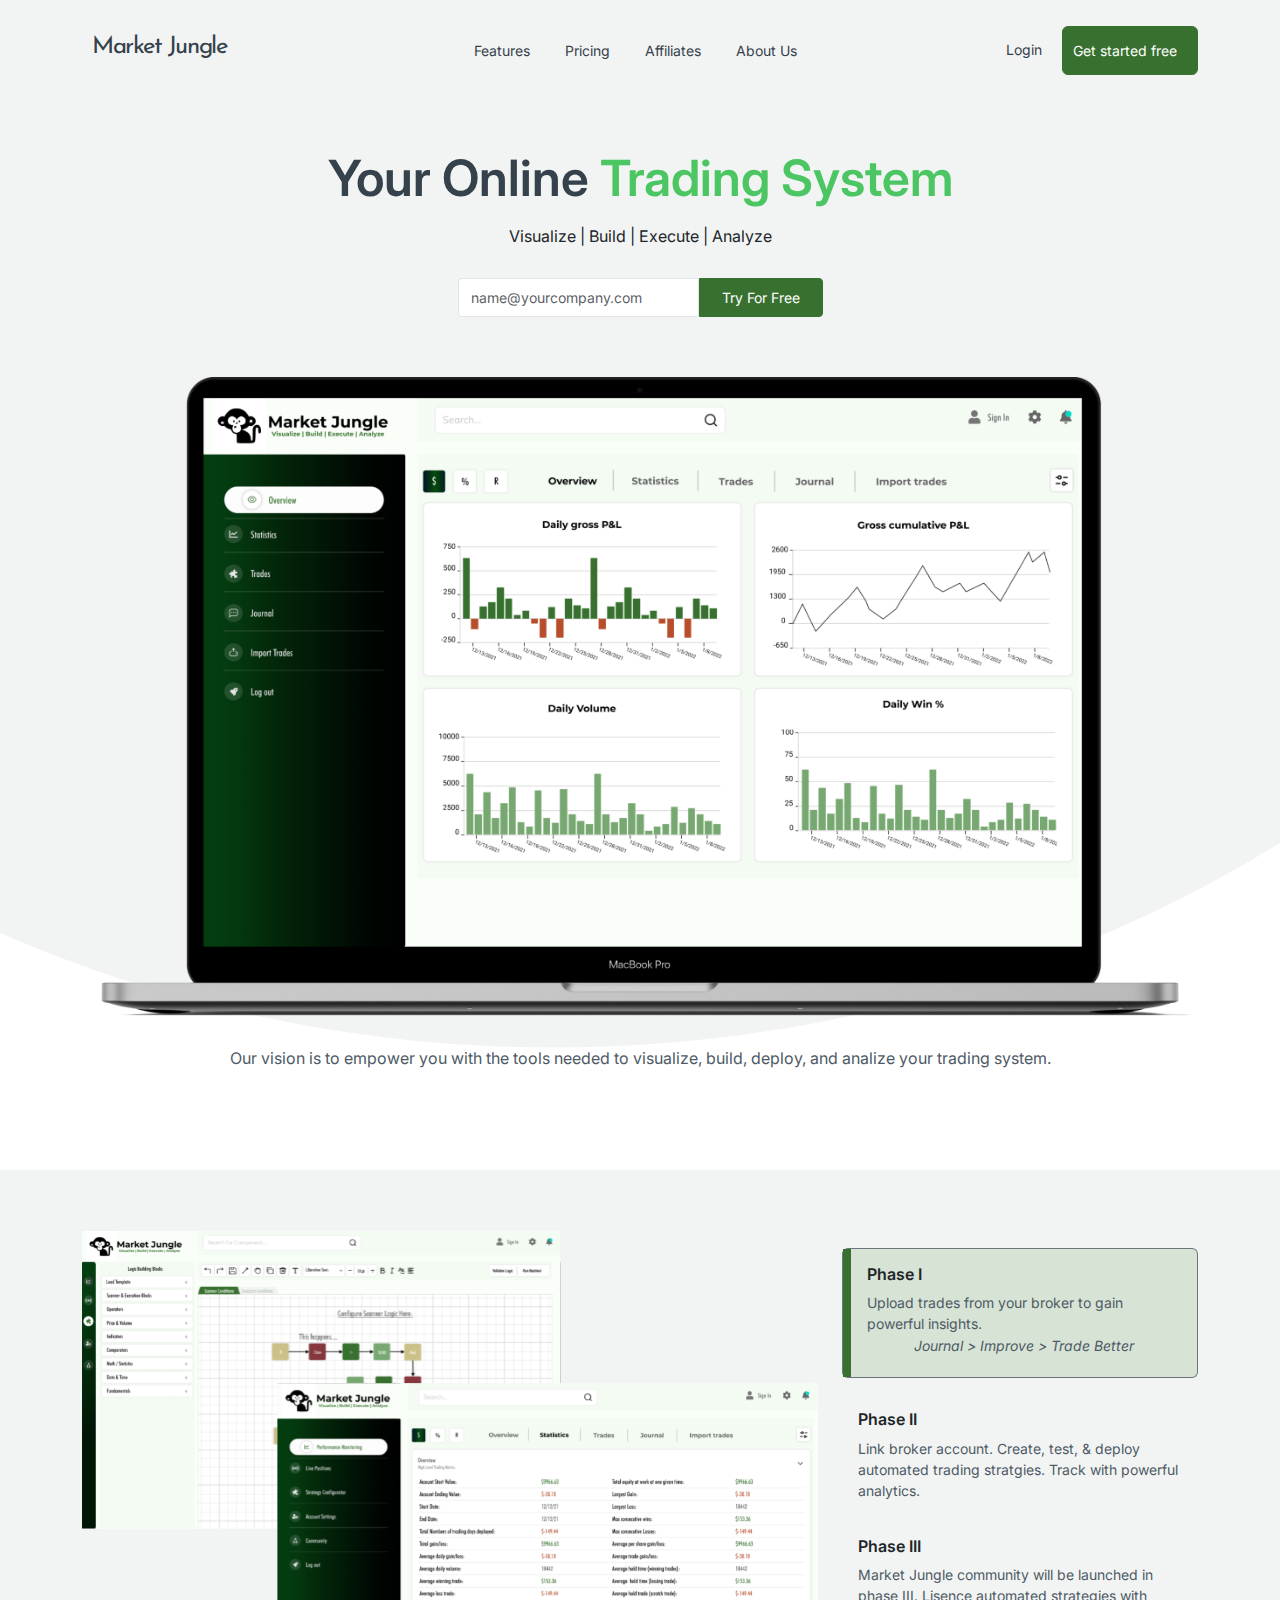
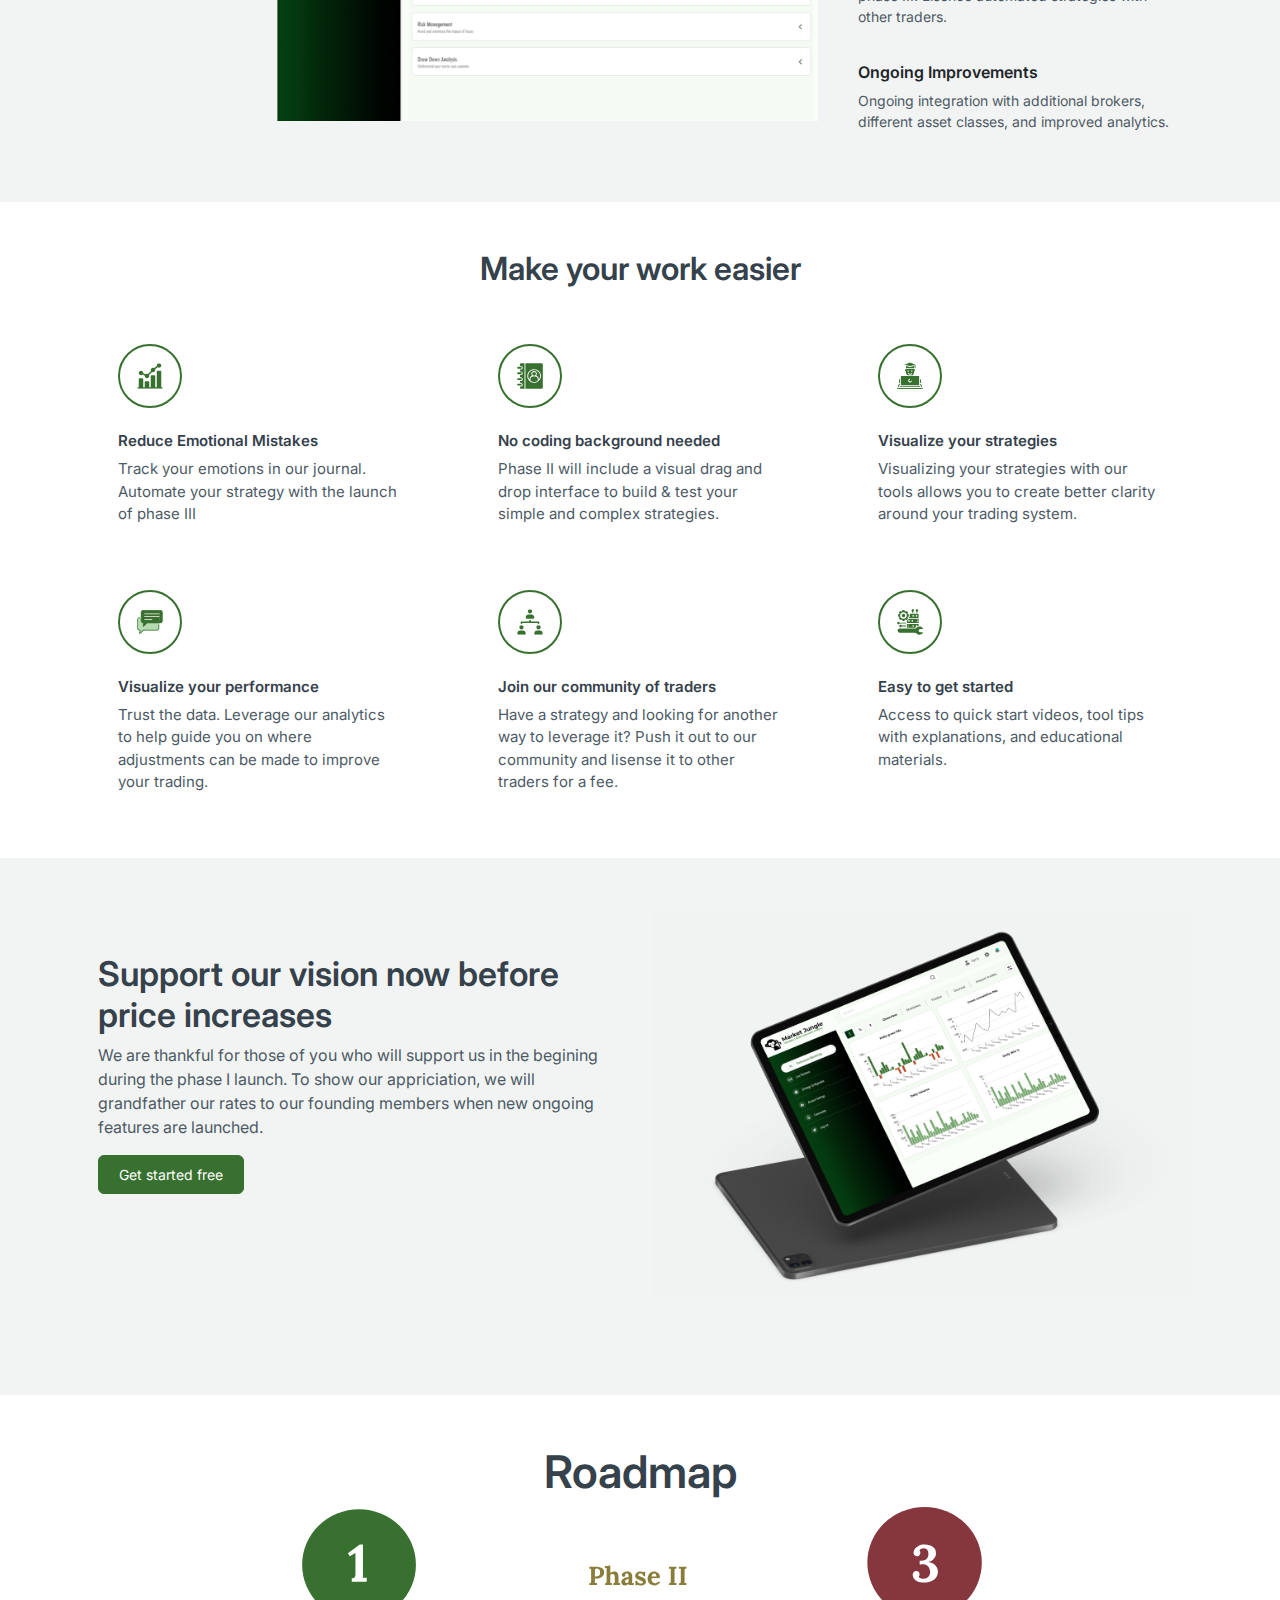
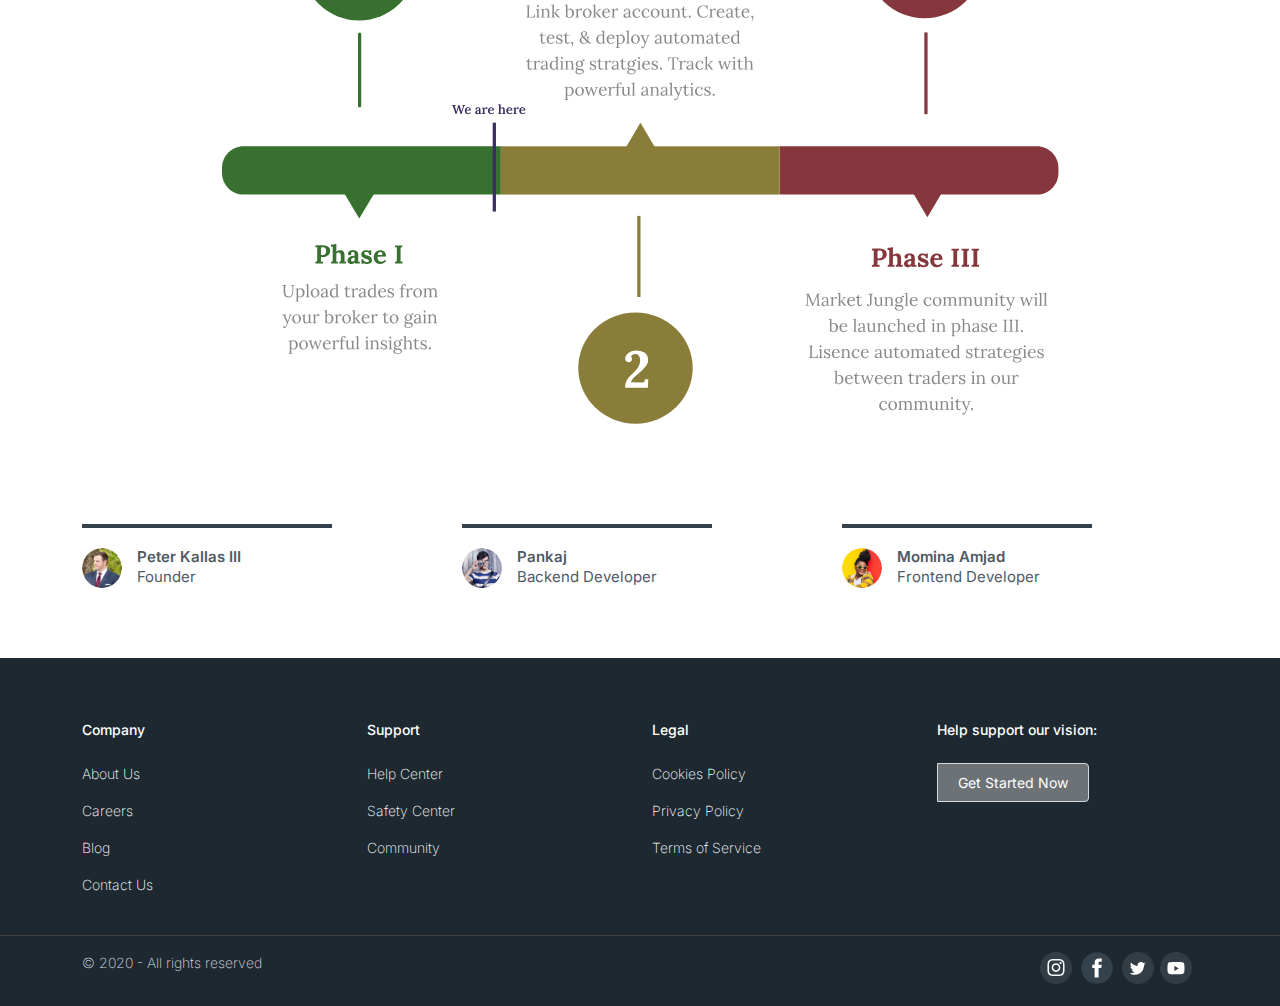
<file: Index.html>
<!doctype html>
<html lang="en">

<head>
  <!-- Required meta tags -->
  <meta charset="utf-8">
  <meta name="viewport" content="width=device-width, initial-scale=1">

  <!--  CSS -->
  <link href="https://cdn.jsdelivr.net/npm/bootstrap@5.1.3/dist/css/bootstrap.min.css" rel="stylesheet">
  <link href="./assets/css/app.css" rel="stylesheet">
  <script src="https://cdn.jsdelivr.net/npm/bootstrap@5.1.3/dist/js/bootstrap.bundle.min.js"></script>

  <!--  Fonts -->
  <link
    href="https://fonts.googleapis.com/css2?family=Inter:wght@100;200;300;400;500;600;700;800;900&family=Josefin+Sans:wght@100;200;300;400;500;600;700&display=swap"
    rel="stylesheet">


  <title>Home</title> 

</head>

<body>

  <img src="./assets/images/bgmain.svg" class="bgimg1" />
  <div class="container-fluid" id="home">
    <div class="container">
      <div class="">
        <div class="nav">
          <input type="checkbox" id="nav-check">
          <div class="nav-header">
            <div class="nav-title">
            <a href="./Index.html">Market Jungle</a>
            </div>
          </div>
          <div class="nav-btn">
            <label for="nav-check">
              <span></span>
              <span></span>
              <span></span>
            </label>
          </div>

          <div class="nav-links">
            <div class="menumaind">
              <a href="./features.html">Features</a>
              <a href="Pricing.html">Pricing</a>
              <a href="#">Affiliates</a>
              <a href="About.html">About Us</a>

            </div>
            <div>
              <div class="d-flex flexmblwrap">
                <a class="nav-link" href="#">Login</a>
               <a href="./signup.html" class="btn btn-success">Get started free</a>
              </div>
            </div>
          </div>
        </div>
      </div>

    </div>
    <div class="container pt-5">
      <center>
        <h1 class="mianpagehead">Your Online <span>Trading System</span></h1>
        <p class="pt-2">Visualize | Build | Execute | Analyze</p>
        <div class="formdiv1">
          <form class="">
            <div>
              <input class="form-control me-0" id="f2" type="search" placeholder="name@yourcompany.com"
                aria-label="Search">
              <button id="bcus2" class="btn btn-outline-success" type="submit">Try For Free

            </div></button>
          </form>

        </div>
      </center>
    </div>


  </div>
  <div class="container">
    <center>
      <img id="imgmd" class="img-fluid" src="assets/images/MacBook Pro 16 inch 1.png">
      <p class="ptxt1">Our vision is to empower you with the tools needed to visualize, build, deploy, and analize your
        trading system.</p>
    </center>
  </div>
  <section class="container-fluid mt-5" id="homsec2">
    <div class="container">
      <div class="row" style="align-items: center;">
        <div class="col-md-8">
          <img src="./assets/images/phasesimg.svg" style="width: 100%;" />
        </div>
        <div class="col-md-4 pt-5 phasesdiv">
          <div class="card border-secondary mb-3">

            <div class="card-body" id="crd">
              <h6 class="card-title">Phase I</h6>
              <p class="card-text">Upload trades from your broker to gain powerful insights.
              </p>
              <h5>Journal > Improve > Trade Better</h5>
            </div>
          </div>
          <div id="dany">
            <div class="phsdivs">
              <h6>Phase II</h6>
              <p>Link broker account. Create, test, & deploy automated trading stratgies. Track with powerful analytics.
              </p>

            </div>
            <div class="phsdivs">
              <h6>Phase III</h6>
              <p>Market Jungle community will be launched in phase III. Lisence automated strategies with other traders.
              </p>

            </div>
            <div class="phsdivs">
              <h6>Ongoing Improvements </h6>
              <p>Ongoing integration with additional brokers, different asset classes, and improved analytics. </p>

            </div>
          </div>
        </div>
      </div>
    </div>
  </section>
  <section class="container pt-5 pb-5 easiersec">
    <center>
      <h2>Make your work easier</h2>
    </center>
    <div class="row pt-5">
      <div class="col-md-4 px-5">
        <img src="assets/images/Group 18.svg">
        <h6 class="pt-4">Reduce Emotional Mistakes</h6>
        <p>Track your emotions in our journal. Automate your strategy with the launch of phase III</p>
      </div>
      <div class="col-md-4 px-5">
        <img src="assets/images/Group 19.svg">
        <h6 class="pt-4">No coding background needed</h6>
        <p>Phase II will include a visual drag and drop interface to build & test your simple and complex strategies.
        </p>
      </div>
      <div class="col-md-4 px-5">
        <img src="assets/images/Group 20.svg">
        <h6 class="pt-4">Visualize your strategies</h6>
        <p>Visualizing your strategies with our tools allows you to create better clarity around your trading system.
        </p>
      </div>
    </div>
    <div class="row pt-5">
      <div class="col-md-4 px-5">
        <img src="assets/images/Group 22.svg">
        <h6 class="pt-4">Visualize your performance </h6>
        <p>Trust the data. Leverage our analytics to help guide you on where adjustments can be made to improve your
          trading.</p>
      </div>
      <div class="col-md-4 px-5">
        <img src="assets/images/Group 23.svg">
        <h6 class="pt-4">Join our community of traders</h6>
        <p>Have a strategy and looking for another way to leverage it? Push it out to our community and lisense it to
          other traders for a fee.</p>
      </div>
      <div class="col-md-4 px-5">
        <img src="assets/images/Group 24.svg">
        <h6 class="pt-4">Easy to get started</h6>
        <p>Access to quick start videos, tool tips with explanations, and educational materials.</p>
      </div>
    </div>

  </section>
  <section class="container-fluid pt-5 pb-5" id="secbgh">
    <div class="container">
      <div class="row">
        <div class="col-md-6 pt-5 pb-5 order02">
          <h1 class="px-3">Support our vision now before price increases</h1>
          <p class="px-3" id="pmd">We are thankful for those of you who will support us in the begining during the phase
            I launch. To show our appriciation, we will grandfather our rates to our founding members when new ongoing
            features are launched. </p>
          <button type="button" class="btn btn-success mx-3">Get started free</button>
        </div>
        <div class="col-md-6 pb-5">
          <img id="imgmd6" src="assets/images/iPad Pro.png" class="img-fluid">

        </div>

      </div>
    </div>
  </section>
  <section class="roadmapmian">
    <div class="container">
      <h2 class="heading03 text-center">Roadmap</h2>
      <img class="roadmapdesk" src="./assets/images/mainroadmapbase.svg" />
      <div class="bottomroadmap row">
        <div class="col-md-4">
          <div class="roadmeta">
            <div>
              <img src="./assets/images/roadmapuserimg1.png" />
            </div>
            <div>
              <h3>Peter Kallas III</h3>
              <p>Founder</p>
            </div>
          </div>
        </div>
        <div class="col-md-4">
          <div class="roadmeta">
            <div>
              <img src="./assets/images/roadmapuserimg2.png" />
            </div>
            <div>
              <h3>Pankaj </h3>
              <p>Backend Developer</p>
            </div>
          </div>
        </div>
        <div class="col-md-4">
          <div class="roadmeta">
            <div>
              <img src="./assets/images/roadmapuserimg3.png" />
            </div>
            <div>
              <h3>Momina Amjad</h3>
              <p>Frontend Developer</p>
            </div>
          </div>
        </div>
      </div>
    </div>
  </section>
  <!-- Footer -->
  <footer class="text-center text-lg-start text-muted" id="ft2">

    <!-- Section: Links  -->
    <section class="footersec">
      <div class="container text-center text-md-start pt-5">
        <!-- Grid row -->
        <div class="row mt-3">
          <!-- Grid column -->
          <div class="col-md-3 mb-4">
            <!-- Content -->
            <h6 class="text mb-4">
              Company
            </h6>
            <p>
              About Us
            </p>
            <p>
              Careers
            </p>
            <p>Blog</p>
            <p>Contact Us</p>

          </div>
          <!-- Grid column -->

          <!-- Grid column -->
          <div class="col-md-3 mb-4">
            <!-- Links -->
            <h6 class="text mb-4">
              Support
            </h6>
            <p>
              Help Center
            </p>
            <p>Safety Center</p>
            <p>Community</p>

          </div>
          <!-- Grid column -->

          <!-- Grid column -->
          <div class="col-md-3  mb-4">
            <!-- Links -->
            <h6 class="text mb-4">
              Legal
            </h6>
            <p>
              Cookies Policy
            </p>
            <p>
              Privacy Policy
            </p>
            <p>
              Terms of Service
            </p>
          </div>
          <!-- Grid column -->

          <!-- Grid column -->
          <div class="col-md-3 mb-4">
            <!-- Links -->
            <h6 class="text mb-4">
              Help support our vision:
            </h6>
            <button type="button" class="btn btn-secondary">Get Started Now</button>
          </div>
          <!-- Grid column -->
        </div>
        <!-- Grid row -->
      </div>
    </section>
    <!-- Section: Links  -->

    <!-- Section: Social media -->
    <section class="container-fluid" style="border-top: 1px solid #404040;">
      <div class="container pt-3 pb-3">
        <div class="row">
          <!-- Left -->
          <div class="col-md-6 order02">
            <span class="copyrightxt">© 2020 - All rights reserved</span>
          </div>
          <!-- Left -->

          <!-- Right -->
          <div class="col-md-6 ">
            <div class="socialicons">
              <a href="">
                <img src="assets/images/instagram.svg">
              </a>
              <a href="">
                <img src="assets/images/icons8-facebook-circled.svg" class="fbpg">
              </a>
              <a href="">
                <img src="assets/images/twitter.svg">
              </a>
              <a href="">
                <img src="assets/images/youtube.svg">
              </a>
            </div>

          </div>
          <!-- Right -->
        </div>
      </div>
    </section>
    <!-- Section: Social media -->
  </footer>
  <!-- Footer -->

   
<!-- Modal -->
<div class="modal fade" id="pageloadmodal" tabindex="-1" aria-labelledby="pageloadmodalLabel" aria-hidden="true">
  <div class="modal-dialog">
    <div class="modal-content">
      <div class="modal-body">
       <div class="row">
         <div class="col-md-6 disnonembl">
           <img src="./assets/images/iPhone 13 Pro 1.svg" class="iphonimg" />
         </div>
          <div class="col-md-6">
            <div class="modbdy">
              <img src="./assets/images/getalerts.svg" />
              <h2>In-Play <span>Stock Alerts</span></h2>
              <p>Market Jungle Analysts provide the top 10 in-play stocks for each trading session. Get your free text alerts by subscibing below!</p>
               <div class="formdiv1">
          <form class="">
            <div>
              <input class="form-control me-0" id="f2" type="text" placeholder="+ 1 (207) 222-2222 ">
              <button id="bcus2" class="btn btn-outline-success" type="submit"> Live SMS Alerts </button>

            </div>
          </form>

        </div>
            </div>
         </div>
       </div>
      </div>
    
    </div>
  </div>
</div>



   <script src="https://cdn.jsdelivr.net/npm/bootstrap@5.1.3/dist/js/bootstrap.bundle.min.js"></script>
  <script src="https://cdnjs.cloudflare.com/ajax/libs/jquery/2.1.3/jquery.min.js"></script>
    <script type="text/javascript">
      $(window).on('load',function(){
    var delayMs = 1500; // delay in milliseconds
    var delayMs2 = 8000; // delay in milliseconds
    
    setTimeout(function(){
           $('#pageloadmodal').modal('show');
    }, delayMs);

     setTimeout(function(){
           $('#pageloadmodal').modal('hide');
    }, delayMs2);
});   
   
</script>


</body>

</html>
</file>
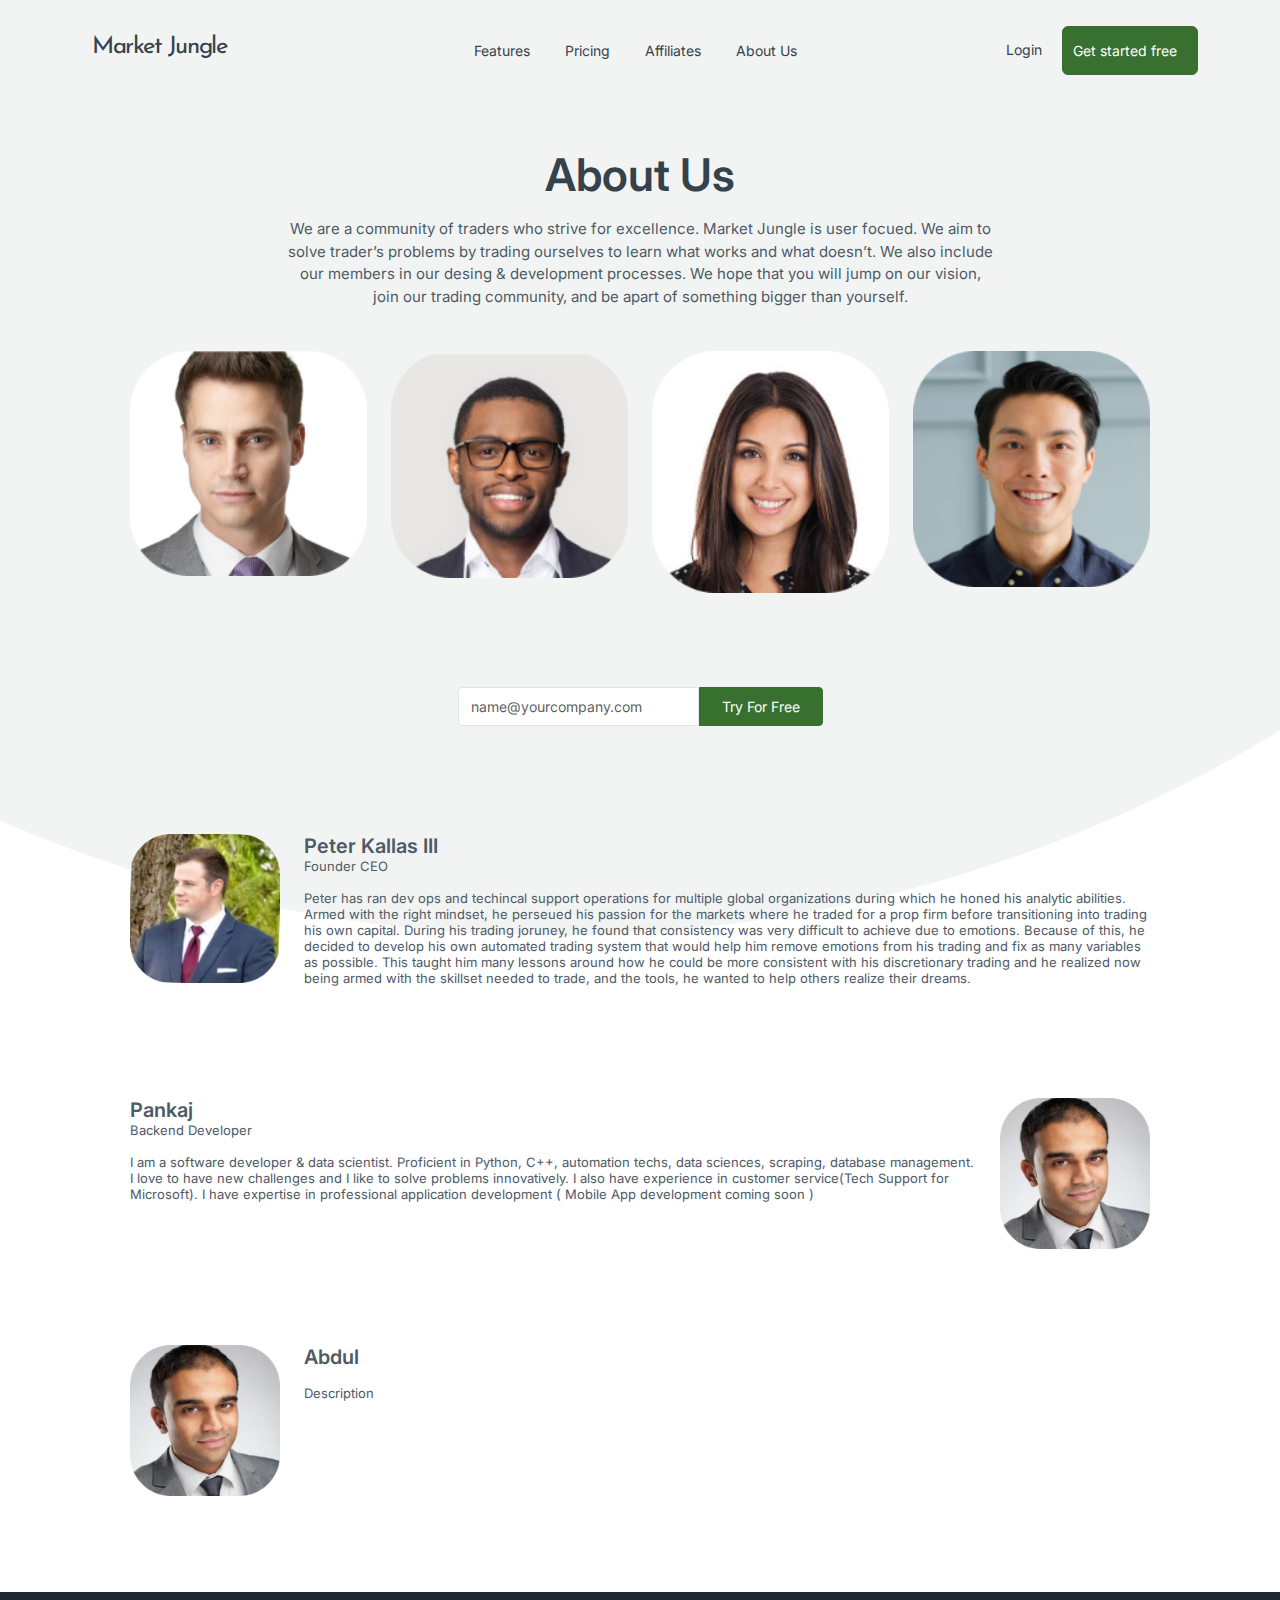
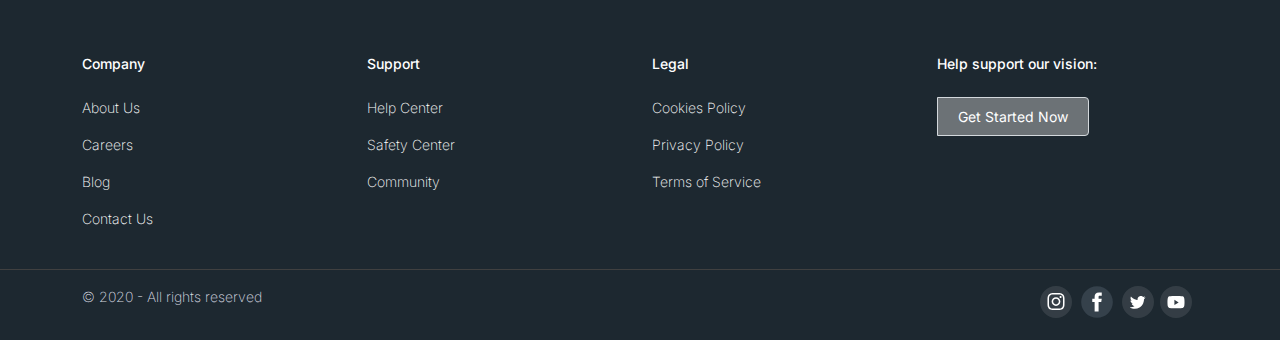
<file: About.html>
<!doctype html>
<html lang="en">

<head>
  <!-- Required meta tags -->
  <meta charset="utf-8">
  <meta name="viewport" content="width=device-width, initial-scale=1">

  <!--  CSS -->
  <link href="https://cdn.jsdelivr.net/npm/bootstrap@5.1.3/dist/css/bootstrap.min.css" rel="stylesheet">
  <link href="./assets/css/app.css" rel="stylesheet">
  <script src="https://cdn.jsdelivr.net/npm/bootstrap@5.1.3/dist/js/bootstrap.bundle.min.js"></script>

  <!--  Fonts -->
  <link
    href="https://fonts.googleapis.com/css2?family=Inter:wght@100;200;300;400;500;600;700;800;900&family=Josefin+Sans:wght@100;200;300;400;500;600;700&display=swap"
    rel="stylesheet">

  <title>About Us</title>

</head>

<body>
  <img src="./assets/images/bgmain.svg" class="bgimg2" />
  <div class="container-fluid" >
    <div class="container">
      <div class="">
        <div class="nav">
          <input type="checkbox" id="nav-check">
          <div class="nav-header">
            <div class="nav-title">
             <a href="./Index.html">Market Jungle</a>
            </div>
          </div>
          <div class="nav-btn">
            <label for="nav-check">
              <span></span>
              <span></span>
              <span></span>
            </label>
          </div>

          <div class="nav-links">
            <div class="menumaind">
              <a href="./features.html">Features</a>
              <a href="Pricing.html">Pricing</a>
              <a href="#">Affiliates</a>
              <a href="About.html">About Us</a>

            </div>
            <div>
              <div class="d-flex flexmblwrap">
                <a class="nav-link" href="#">Login</a>
                <a href="./signup.html" class="btn btn-success">Get started free</a>
              </div>
            </div>
          </div>
        </div>
      </div>

    </div>


  </div>
  <div class="container-fluid aboutpagesec1">
    <div class="container pt-5">
      <center>
        <h1 class="heading03">About Us</h1>
        <p id="pjour" class="pt-2">We are a community of traders who strive for excellence. Market Jungle is user
          focued. We aim to solve trader’s problems by trading ourselves to learn what works and what doesn’t. We also
          include our members in our desing & development processes. We hope that you will jump on our vision, join our
          trading community, and be apart of something bigger than yourself. </p>
        <div class="row px-5 pb-5 rowimgaboutse">
          <div class="col-sm-3 pt-2">
            <img src="assets/images/image 15.png">
          </div>
          <div class="col-sm-3 pt-2">
            <img src="assets/images/image 12.png">
          </div>
          <div class="col-sm-3 pt-2">
            <img src="assets/images/image 13.png">
          </div>
          <div class="col-sm-3 pt-2">
            <img src="assets/images/image 14.png">
          </div>
        </div>
        <div class="col-lg-6 pt-3">
          <div class="formdiv1">
            <form class="">
              <div>
                <input class="form-control me-0" id="f2" type="search" placeholder="name@yourcompany.com"
                  aria-label="Search">
                <button id="bcus2" class="btn btn-outline-success" type="submit">Try For Free

              </div></button>
            </form>

          </div>

        </div>
      </center>
    </div>

  </div>
  <div class="container aboutsec2">
    <div class="row px-5 pt-5 pb-5">
      <div class="col-sm-2">
        <img src="assets/images/image 3.png">
      </div>
      <div class="col-sm-10">
        <h5>Peter Kallas III</h5>
        <p>Founder CEO</p>
        <p>Peter has ran dev ops and techincal support operations for multiple global organizations during which he
          honed his analytic abilities. Armed with the right mindset, he perseued his passion for the markets where he
          traded for a prop firm before transitioning into trading his own capital. During his trading joruney, he found
          that consistency was very difficult to achieve due to emotions. Because of this, he decided to develop his own
          automated trading system that would help him remove emotions from his trading and fix as many variables as
          possible. This taught him many lessons around how he could be more consistent with his discretionary trading
          and he realized now being armed with the skillset needed to trade, and the tools, he wanted to help others
          realize their dreams. </p>

      </div>
    </div>

  </div>
  <div class="container aboutsec2">
    <div class="row px-5 pt-5 pb-5">
      <div class="col-sm-10 order02">
        <h5>Pankaj </h5>
        <p>Backend Developer</p>
        <p>I am a software developer & data scientist. Proficient in Python, C++, automation techs, data sciences,
          scraping, database management. I love to have new challenges and I like to solve problems innovatively. I also
          have experience in customer service(Tech Support for Microsoft). I have expertise in professional application
          development ( Mobile App development coming soon )</p>

      </div>
      <div class="col-sm-2">
        <img src="assets/images/image 17.png">
      </div>
    </div>

  </div>
  <div class="container aboutsec2">
    <div class="row px-5 pt-5 pb-5 mb-5">
      <div class="col-sm-2">
        <img src="assets/images/image 17.png">
      </div>
      <div class="col-sm-10">
        <h5>Abdul </h5>
        <p></p>
        <p>Description</p>


      </div>
    </div>

  </div>

  <!-- Footer -->
  <footer class="text-center text-lg-start text-muted" id="ft2">

    <!-- Section: Links  -->
    <section class="footersec">
      <div class="container text-center text-md-start pt-5">
        <!-- Grid row -->
        <div class="row mt-3">
          <!-- Grid column -->
          <div class="col-md-3 mb-4">
            <!-- Content -->
            <h6 class="text mb-4">
              Company
            </h6>
            <p>
              About Us
            </p>
            <p>
              Careers
            </p>
            <p>Blog</p>
            <p>Contact Us</p>

          </div>
          <!-- Grid column -->

          <!-- Grid column -->
          <div class="col-md-3 mb-4">
            <!-- Links -->
            <h6 class="text mb-4">
              Support
            </h6>
            <p>
              Help Center
            </p>
            <p>Safety Center</p>
            <p>Community</p>

          </div>
          <!-- Grid column -->

          <!-- Grid column -->
          <div class="col-md-3  mb-4">
            <!-- Links -->
            <h6 class="text mb-4">
              Legal
            </h6>
            <p>
              Cookies Policy
            </p>
            <p>
              Privacy Policy
            </p>
            <p>
              Terms of Service
            </p>
          </div>
          <!-- Grid column -->

          <!-- Grid column -->
          <div class="col-md-3 mb-4">
            <!-- Links -->
            <h6 class="text mb-4">
              Help support our vision:
            </h6>
            <button type="button" class="btn btn-secondary">Get Started Now</button>
          </div>
          <!-- Grid column -->
        </div>
        <!-- Grid row -->
      </div>
    </section>
    <!-- Section: Links  -->

    <!-- Section: Social media -->
    <section class="container-fluid" style="border-top: 1px solid #404040;">
      <div class="container pt-3 pb-3">
        <div class="row">
          <!-- Left -->
          <div class="col-md-6 order02">
            <span class="copyrightxt">© 2020 - All rights reserved</span>
          </div>
          <!-- Left -->

          <!-- Right -->
          <div class="col-md-6 ">
            <div class="socialicons">
              <a href="">
                <img src="assets/images/instagram.svg">
              </a>
              <a href="">
                 <img src="assets/images/icons8-facebook-circled.svg" class="fbpg">
              </a>
              <a href="">
                <img src="assets/images/twitter.svg">
              </a>
              <a href="">
                <img src="assets/images/youtube.svg">
              </a>
            </div>

          </div>
          <!-- Right -->
        </div>
      </div>
    </section>
    <!-- Section: Social media -->
  </footer>
  <!-- Footer -->



  <script src="https://cdn.jsdelivr.net/npm/bootstrap@5.1.3/dist/js/bootstrap.bundle.min.js"
    integrity="sha384-ka7Sk0Gln4gmtz2MlQnikT1wXgYsOg+OMhuP+IlRH9sENBO0LRn5q+8nbTov4+1p"
    crossorigin="anonymous"></script>


</body>

</html>
</file>
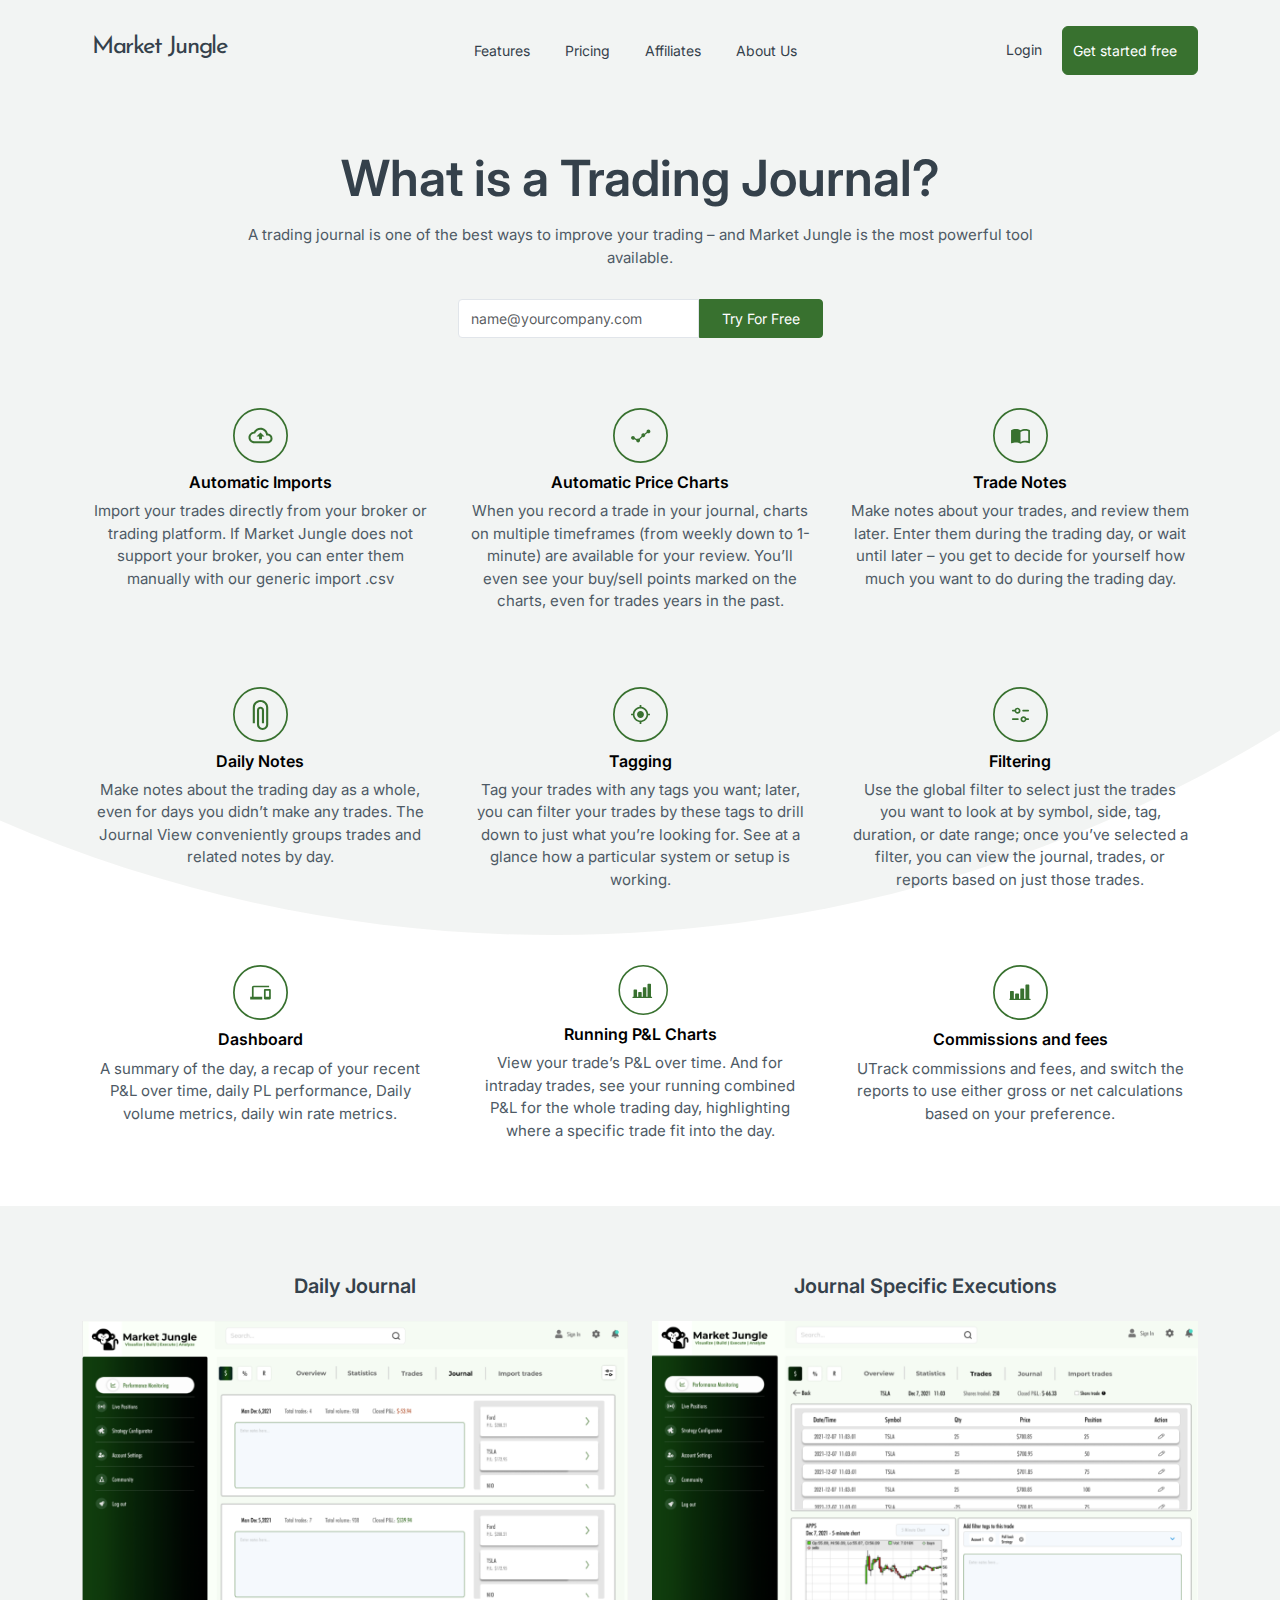
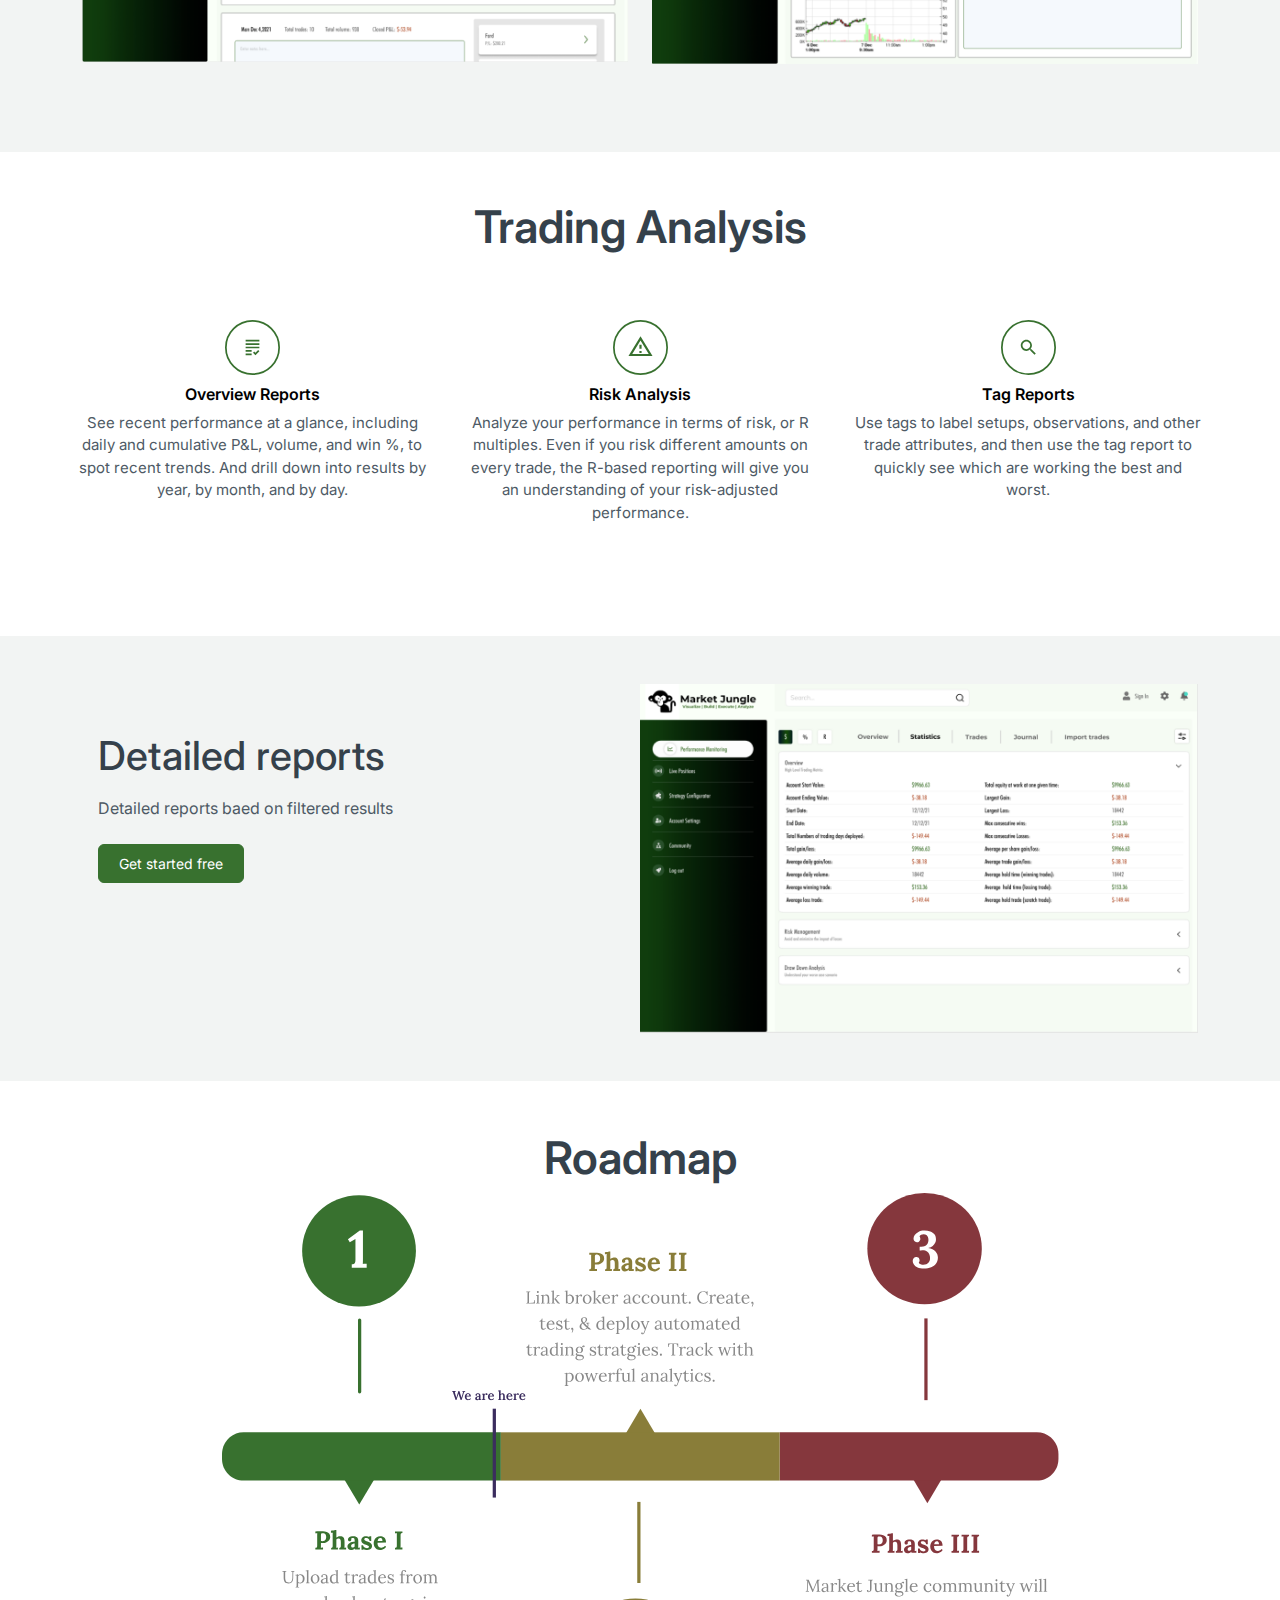
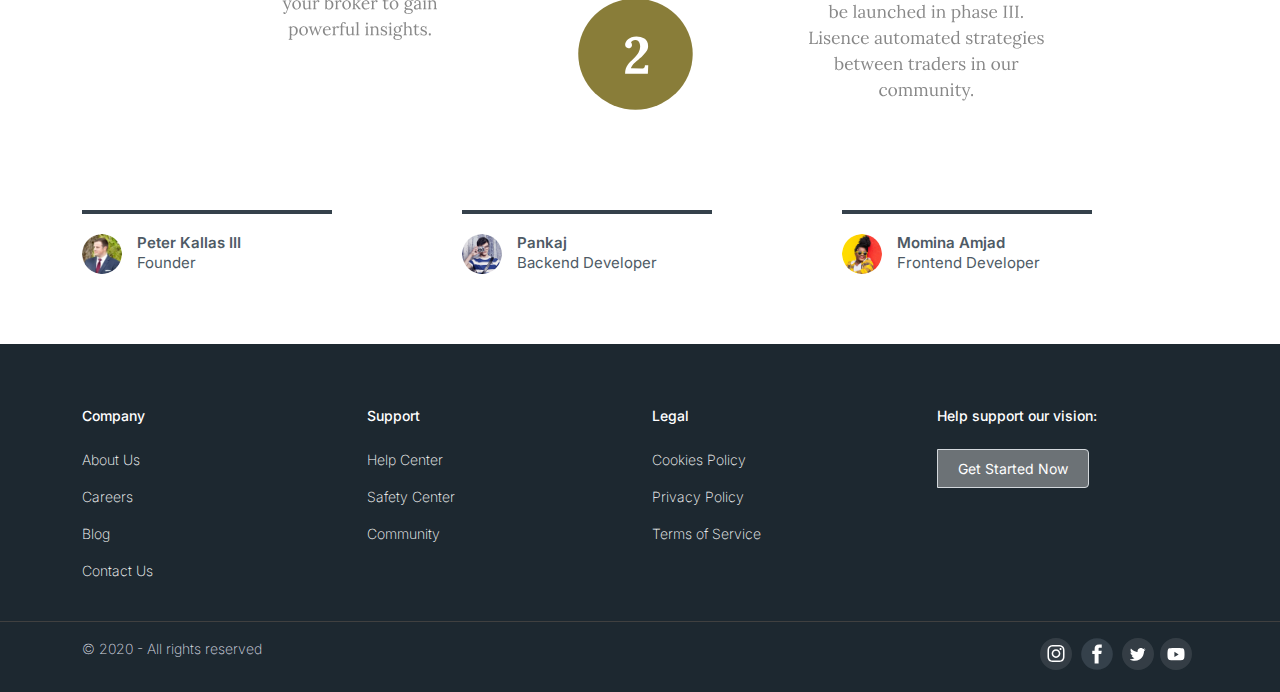
<file: features.html>
<!doctype html>
<html lang="en">

<head>
  <!-- Required meta tags -->
  <meta charset="utf-8">
  <meta name="viewport" content="width=device-width, initial-scale=1">

  <!--  CSS -->
  <link href="https://cdn.jsdelivr.net/npm/bootstrap@5.1.3/dist/css/bootstrap.min.css" rel="stylesheet">
  <link href="./assets/css/app.css" rel="stylesheet">
  <script src="https://cdn.jsdelivr.net/npm/bootstrap@5.1.3/dist/js/bootstrap.bundle.min.js"></script>

  <!--  Fonts -->
  <link
    href="https://fonts.googleapis.com/css2?family=Inter:wght@100;200;300;400;500;600;700;800;900&family=Josefin+Sans:wght@100;200;300;400;500;600;700&display=swap"
    rel="stylesheet">
    
  <title>Features</title>

</head>

<body>
  <img src="./assets/images/bgmain.svg" class="bgimg2" />
  <div class="container-fluid" id="home">
    <div class="container">
      <div class="">
        <div class="nav">
          <input type="checkbox" id="nav-check">
          <div class="nav-header">
            <div class="nav-title">
              <a href="./Index.html">Market Jungle</a>
            </div>
          </div>
          <div class="nav-btn">
            <label for="nav-check">
              <span></span>
              <span></span>
              <span></span>
            </label>
          </div>

          <div class="nav-links">
            <div class="menumaind">
              <a href="./features.html">Features</a>
              <a href="Pricing.html">Pricing</a>
              <a href="#">Affiliates</a>
              <a href="About.html">About Us</a>

            </div>
            <div>
              <div class="d-flex flexmblwrap">
                <a class="nav-link" href="#">Login</a>
                 <a href="./signup.html" class="btn btn-success">Get started free</a>
              </div>
            </div>
          </div>
        </div>
      </div>

    </div>
    <div class="container pt-5">
      <center>
        <h1 class="mianpagehead">What is a Trading Journal?</h1>
        <p class="pt-2 ptxt2h">A trading journal is one of the best ways to improve your trading – and Market Jungle is
          the most powerful tool available.</p>
        <div class="formdiv1">
          <form class="">
            <div>
              <input class="form-control me-0" id="f2" type="search" placeholder="name@yourcompany.com"
                aria-label="Search">
              <button id="bcus2" class="btn btn-outline-success" type="submit">Try For Free

            </div></button>
          </form>

        </div>
      </center>
    </div>


  </div>

  <section class="container pb-5" id="sec">

    <div class="row tradingsec2">
      <div class="col-md-4">
        <img id="" src="assets/images/automimg.svg">
        <h6 class="">Automatic Imports</h6>
        <p>Import your trades directly from your broker or trading platform. If Market Jungle does not support your
          broker, you can enter them manually with our generic import .csv</p>
      </div>
      <div class="col-md-4">
        <img src="assets/images/automcharts.svg">
        <h6 class="">Automatic Price Charts</h6>
        <p>When you record a trade in your journal, charts on multiple timeframes (from weekly down to 1-minute) are
          available for your review. You’ll even see your buy/sell points marked on the charts, even for trades years in
          the past.</p>
      </div>
      <div class="col-md-4">
        <img src="assets/images/tradenotes.svg">
        <h6 class="">Trade Notes</h6>
        <p>Make notes about your trades, and review them later. Enter them during the trading day, or wait until later –
          you get to decide for yourself how much you want to do during the trading day.</p>
      </div>
    </div>
    <div class="row pt-5 tradingsec2">
      <div class="col-md-4 pt-0 ">
        <img id="" src="assets/images/dailynotes.svg">
        <h6 class="">Daily Notes</h6>
        <p>Make notes about the trading day as a whole, even for days you didn’t make any trades. The Journal View
          conveniently groups trades and related notes by day.</p>
      </div>
      <div class="col-md-4 pt-0">
        <img src="assets/images/tagging.svg">
        <h6 class="">Tagging</h6>
        <p>Tag your trades with any tags you want; later, you can filter your trades by these tags to drill down to just
          what you’re looking for. See at a glance how a particular system or setup is working.</p>
      </div>
      <div class="col-md-4 pt-0">
        <img src="assets/images/filtering.svg">
        <h6 class="">Filtering</h6>
        <p>Use the global filter to select just the trades you want to look at by symbol, side, tag, duration, or date
          range; once you’ve selected a filter, you can view the journal, trades, or reports based on just those trades.
        </p>
      </div>
    </div>
    <div class="row pt-5 tradingsec2">
      <div class="col-md-4 pt-0 ">
        <img src="assets/images/dashboard.svg">
        <h6 class="">Dashboard</h6>
        <p>A summary of the day, a recap of your recent P&L over time, daily PL performance, Daily volume metrics, daily
          win rate metrics.</p>
      </div>
      <div class="col-md-4 pt-0 ">
        <img id="" src="assets/images/runningpls.svg">
        <h6 class="">Running P&L Charts</h6>
        <p>View your trade’s P&L over time. And for intraday trades, see your running combined P&L for the whole trading
          day, highlighting where a specific trade fit into the day.</p>
      </div>
      <div class="col-md-4 pt-0 ">
        <img id="" src="assets/images/commissionandfess.svg">
        <h6 class="">Commissions and fees</h6>
        <p>UTrack commissions and fees, and switch the reports to use either gross or net calculations based on your
          preference.</p>
      </div>
    </div>

  </section>
  <section class="tradingsec3">
    <div class="container-fluid" id="picsec">
      <div class="container pt-5 pb-5">
        <div class="row">
          <div class="col-md-6">
            <center>
              <h4 class="pb-2">Daily Journal</h4>
            </center>
            <img src="assets/images/image 9.png" class="img-fluid">
          </div>
          <div class="col-md-6">

            <center>
              <h4 class="pb-2">Journal Specific Executions</h4>
            </center>
            <img src="assets/images/image 10.png" class="img-fluid">

          </div>
        </div>
      </div>
    </div>
  </section>
  <section class="container pt-5 pb-5 tradsec3" style="text-align: center;">
    <center>
      <h2 class="heading03">Trading Analysis</h2>
    </center>
    <div class="row pt-5 tradingsec2">
      <div class="col-md-4 pt-0 pb-5">
        <img src="assets/images/Group 42.svg">
        <h6 class="">Overview Reports</h6>
        <p>See recent performance at a glance, including daily and cumulative P&L, volume, and win %, to spot recent
          trends. And drill down into results by year, by month, and by day.</p>
      </div>
      <div class="col-md-4 pt-0 pb-5">
        <img src="assets/images/Group 49.svg" id="">
        <h6 class="">Risk Analysis</h6>
        <p>Analyze your performance in terms of risk, or R multiples. Even if you risk different amounts on every trade,
          the R-based reporting will give you an understanding of your risk-adjusted performance.</p>
      </div>
      <div class="col-md-4 pt-0 pb-5">
        <img src="assets/images/Group 50.svg" id="">
        <h6 class="">Tag Reports</h6>
        <p>Use tags to label setups, observations, and other trade attributes, and then use the tag report to quickly
          see which are working the best and worst.</p>
      </div>
    </div>


  </section>
  <section class="container-fluid pt-5 pb-5 tradsec4" id="sc4">
    <div class="container">
      <div class="row">
        <div class="col-sm-6 pt-5">
          <h1 style="color: #4E5A65;" class="px-3">Detailed reports</h1>
          <p class="px-3 pt-2 pb-2" id="pmd">Detailed reports baed on filtered results </p>
          <button type="button" class="btn btn-success mx-3">Get started free</button>
        </div>
        <div class="col-sm-6" style="padding-left: 0px;">
          <img id="" src="assets/images/image 11.png" class="img-fluid">

        </div>

      </div>
    </div>
  </section>

  <section class="roadmapmian">
    <div class="container">
      <h2 class="heading03 text-center">Roadmap</h2>
      <img class="roadmapdesk" src="./assets/images/mainroadmapbase.svg" />
      <div class="bottomroadmap row">
        <div class="col-md-4">
          <div class="roadmeta">
            <div>
              <img src="./assets/images/roadmapuserimg1.png" />
            </div>
            <div>
              <h3>Peter Kallas III</h3>
              <p>Founder</p>
            </div>
          </div>
        </div>
        <div class="col-md-4">
          <div class="roadmeta">
            <div>
              <img src="./assets/images/roadmapuserimg2.png" />
            </div>
            <div>
              <h3>Pankaj </h3>
              <p>Backend Developer</p>
            </div>
          </div>
        </div>
        <div class="col-md-4">
          <div class="roadmeta">
            <div>
              <img src="./assets/images/roadmapuserimg3.png" />
            </div>
            <div>
              <h3>Momina Amjad</h3>
              <p>Frontend Developer</p>
            </div>
          </div>
        </div>
      </div>
    </div>
  </section>
  <!-- Footer -->
  <footer class="text-center text-lg-start text-muted" id="ft2">

    <!-- Section: Links  -->
    <section class="footersec">
      <div class="container text-center text-md-start pt-5">
        <!-- Grid row -->
        <div class="row mt-3">
          <!-- Grid column -->
          <div class="col-md-3 mb-4">
            <!-- Content -->
            <h6 class="text mb-4">
              Company
            </h6>
            <p>
              About Us
            </p>
            <p>
              Careers
            </p>
            <p>Blog</p>
            <p>Contact Us</p>

          </div>
          <!-- Grid column -->

          <!-- Grid column -->
          <div class="col-md-3 mb-4">
            <!-- Links -->
            <h6 class="text mb-4">
              Support
            </h6>
            <p>
              Help Center
            </p>
            <p>Safety Center</p>
            <p>Community</p>

          </div>
          <!-- Grid column -->

          <!-- Grid column -->
          <div class="col-md-3  mb-4">
            <!-- Links -->
            <h6 class="text mb-4">
              Legal
            </h6>
            <p>
              Cookies Policy
            </p>
            <p>
              Privacy Policy
            </p>
            <p>
              Terms of Service
            </p>
          </div>
          <!-- Grid column -->

          <!-- Grid column -->
          <div class="col-md-3 mb-4">
            <!-- Links -->
            <h6 class="text mb-4">
              Help support our vision:
            </h6>
            <button type="button" class="btn btn-secondary">Get Started Now</button>
          </div>
          <!-- Grid column -->
        </div>
        <!-- Grid row -->
      </div>
    </section>
    <!-- Section: Links  -->

    <!-- Section: Social media -->
    <section class="container-fluid" style="border-top: 1px solid #404040;">
      <div class="container pt-3 pb-3">
        <div class="row">
          <!-- Left -->
          <div class="col-md-6 order02">
            <span class="copyrightxt">© 2020 - All rights reserved</span>
          </div>
          <!-- Left -->

          <!-- Right -->
          <div class="col-md-6 ">
            <div class="socialicons">
              <a href="">
                <img src="assets/images/instagram.svg">
              </a>
              <a href="">
                 <img src="assets/images/icons8-facebook-circled.svg" class="fbpg">
              </a>
              <a href="">
                <img src="assets/images/twitter.svg">
              </a>
              <a href="">
                <img src="assets/images/youtube.svg">
              </a>
            </div>

          </div>
          <!-- Right -->
        </div>
      </div>
    </section>
    <!-- Section: Social media -->
  </footer>
  <!-- Footer -->



  <script src="https://cdn.jsdelivr.net/npm/bootstrap@5.1.3/dist/js/bootstrap.bundle.min.js"
    integrity="sha384-ka7Sk0Gln4gmtz2MlQnikT1wXgYsOg+OMhuP+IlRH9sENBO0LRn5q+8nbTov4+1p"
    crossorigin="anonymous"></script>


</body>

</html>
</file>
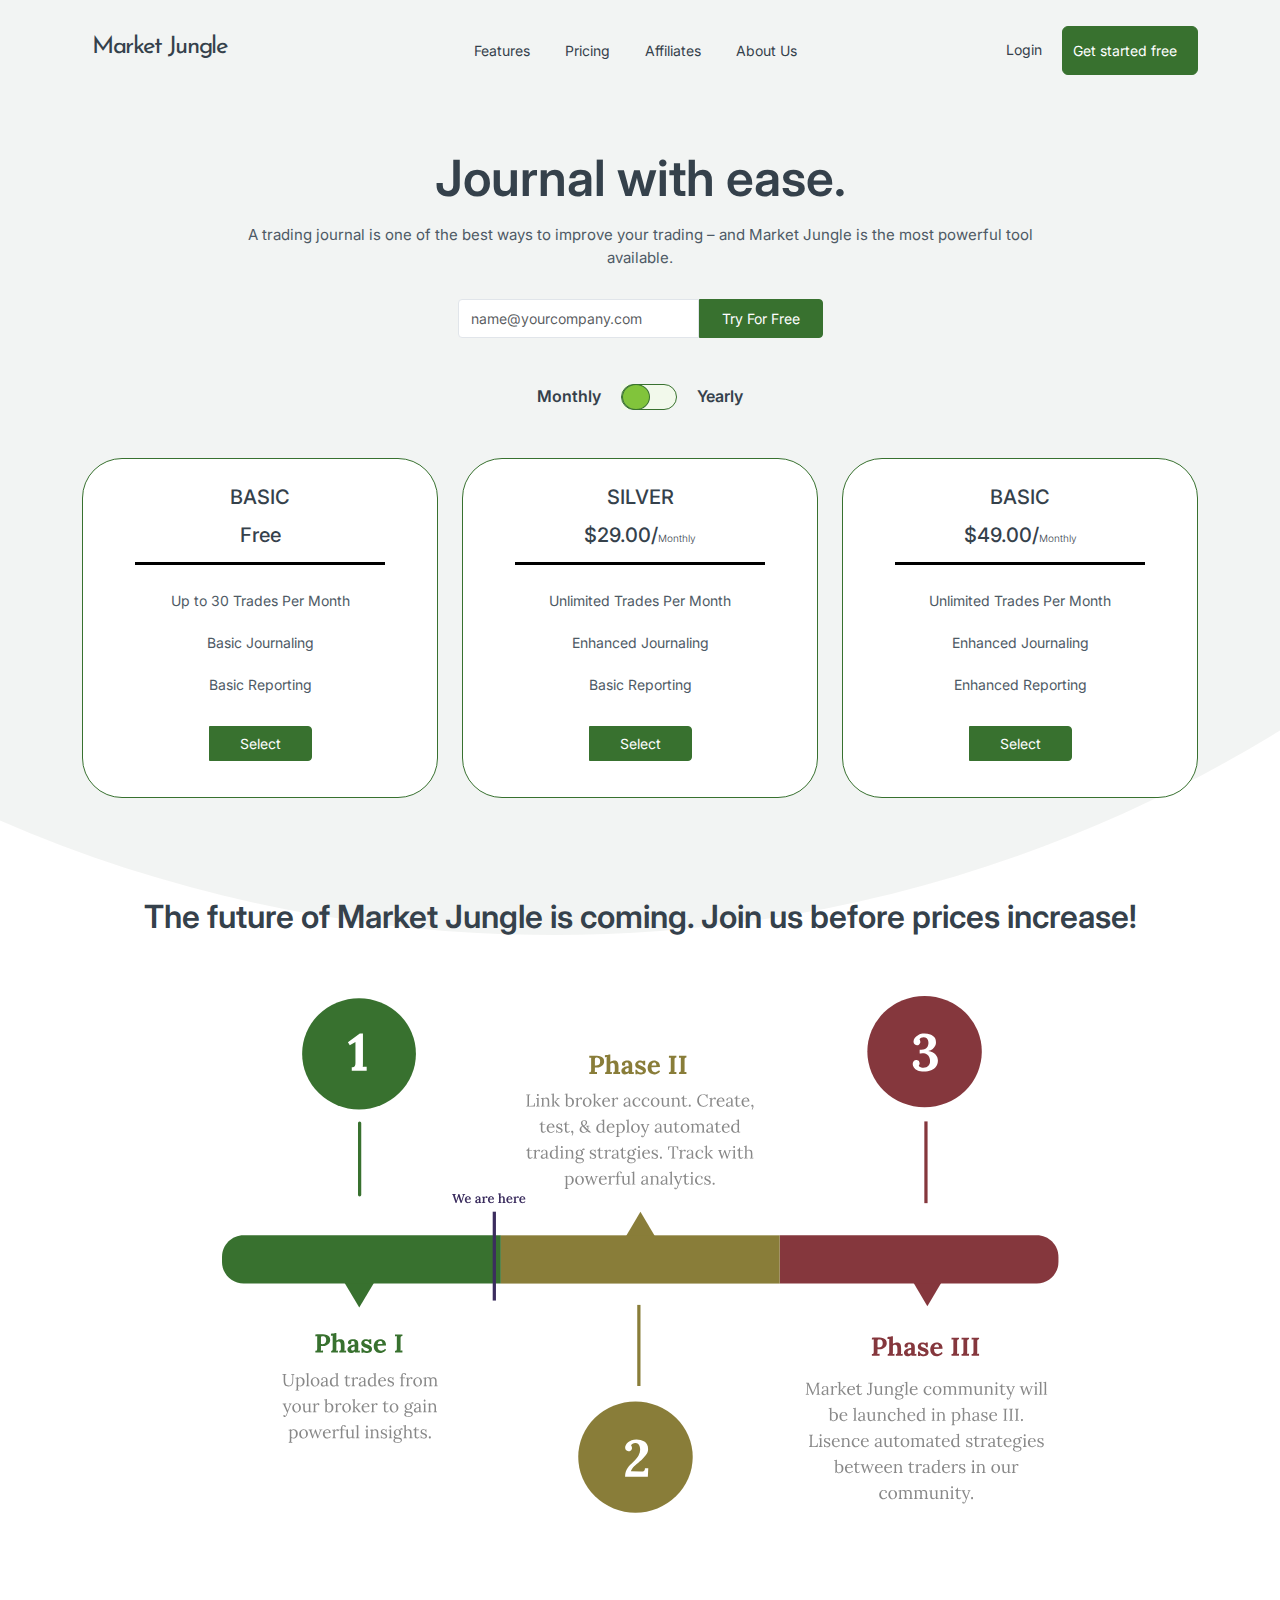
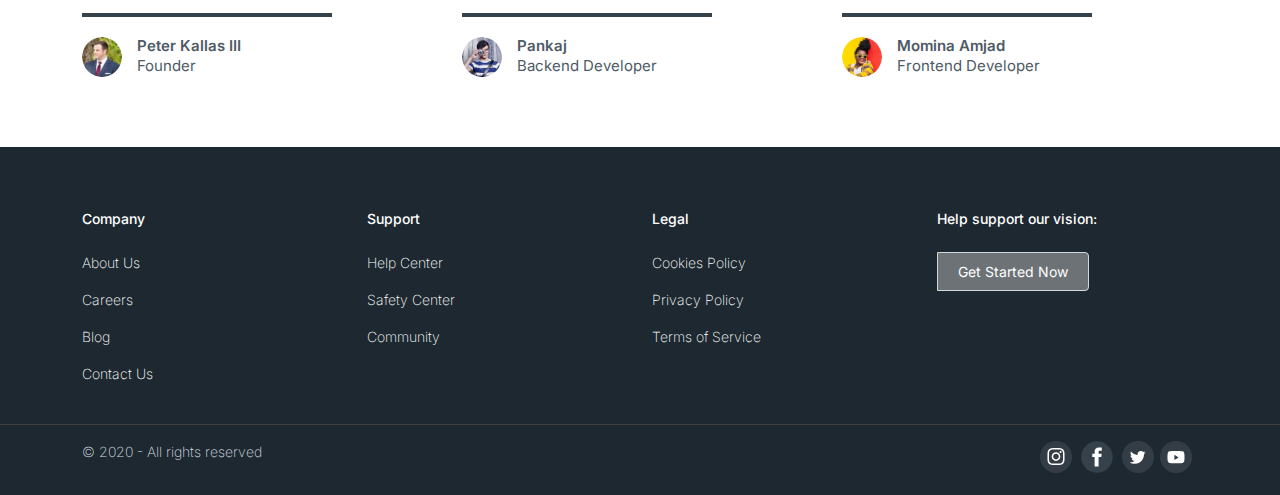
<file: Pricing.html>
<!doctype html>
<html lang="en">
  <head>
    <!-- Required meta tags -->
    <meta charset="utf-8">
    <meta name="viewport" content="width=device-width, initial-scale=1">

     <!--  CSS -->
   <link href="https://cdn.jsdelivr.net/npm/bootstrap@5.1.3/dist/css/bootstrap.min.css" rel="stylesheet" >
    <link href="./assets/css/app.css" rel="stylesheet" >
   <script src="https://cdn.jsdelivr.net/npm/bootstrap@5.1.3/dist/js/bootstrap.bundle.min.js" ></script>

    <!--  Fonts -->
  <link
    href="https://fonts.googleapis.com/css2?family=Inter:wght@100;200;300;400;500;600;700;800;900&family=Josefin+Sans:wght@100;200;300;400;500;600;700&display=swap"
    rel="stylesheet">
    
    <title>Pricing</title>

  </head>
  <body>
     <img src="./assets/images/bgmain.svg" class="bgimg2" />
   <div class="container-fluid" id="home">
    <div class="container">
      <div class="">
        <div class="nav">
          <input type="checkbox" id="nav-check">
          <div class="nav-header">
            <div class="nav-title">
             <a href="./Index.html">Market Jungle</a>
            </div>
          </div>
          <div class="nav-btn">
            <label for="nav-check">
              <span></span>
              <span></span>
              <span></span>
            </label>
          </div>

          <div class="nav-links">
            <div class="menumaind">
              <a href="./features.html">Features</a>
              <a href="Pricing.html">Pricing</a>
              <a href="#">Affiliates</a>
              <a href="About.html">About Us</a>

            </div>
            <div>
              <div class="d-flex flexmblwrap">
                <a class="nav-link" href="#">Login</a> 
               <a href="./signup.html" class="btn btn-success">Get started free</a>
              </div>
            </div>
          </div>
        </div>
      </div>

    </div>
    <div class="container pt-5">
      <center>
        <h1 class="mianpagehead">Journal with ease.</h1>
        <p class="pt-2 ptxt2h">A trading journal is one of the best ways to improve your trading – and Market Jungle is the most powerful tool available.</p>
        <div class="formdiv1">
          <form class="">
            <div>
              <input class="form-control me-0" id="f2" type="search" placeholder="name@yourcompany.com"
                aria-label="Search">
              <button id="bcus2" class="btn btn-outline-success" type="submit">Try For Free

            </div></button>
          </form>
           
        </div>
      </center>
    </div>


  </div>
    <div class="container" id="sec" >
      <div class="yearmonthdiv">
        <div>
          <h5>Monthly</h5>
        </div>
       <div>
          <label class="switch">
       <input type="checkbox" id="checkbox1"> 
       <span class="slider round"></span>
       </label>
       </div>
      <div>
         <h5>Yearly</h5>
      </div>
      </div>
      <div class="row mb-5">
        <div class="col-md-4 mt-2">
          <div class="card pricingcard ">
          <div class="card-body">
            <h4>BASIC</h4>
            <h5 >Free</h5>
            <img src="assets/images/Rectangle 55.png" class="img-fluid" width="250px">
            <p >Up to 30 Trades Per Month <br><br>Basic Journaling <br><br>Basic Reporting 
            </p>
            <button type="button" class="btn btn-success">Select</button>
          </div>
         </div>
        </div>
       <div class="col-md-4 mt-2">
          <div class="card pricingcard ">
          <div class="card-body">
            <h4>SILVER</h4>
            <h5 id="monthsil1" >$29.00/<span>Monthly</span></h5>
             <h5 id="yearsil1" style="display: none;" >$350/<span>Yearly</span></h5>
            <img src="assets/images/Rectangle 55.png" class="img-fluid" width="250px">
            <p>Unlimited Trades Per Month <br><br>Enhanced Journaling <br><br>Basic Reporting
            </p>
            <button type="button" class="btn btn-success ">Select</button>
          </div>
         </div>
        </div>
        <div class="col-md-4 mt-2">
          <div class="card pricingcard ">
          <div class="card-body">
            <h4>BASIC</h4>
            <h5 id="monthsil2" >$49.00/<span>Monthly</span></h5>
             <h5 id="yearsil2" style="display: none;" >$550/<span>Yearly</span></h5>
            <img src="assets/images/Rectangle 55.png" class="img-fluid" width="250px">
            <p >Unlimited Trades Per Month <br><br>Enhanced Journaling <br><br>Enhanced Reporting 
            </p>
            <button type="button" class="btn btn-success ">Select</button>
          </div>
         </div>
        </div>
        
      </div>
      
    </div>

    <div class="container-fluid">
      <h3 class="heading111">The future of Market Jungle is coming. Join us before prices increase!</h3>
    </div>

    <section class="roadmapmian">
    <div class="container">
     
      <img class="roadmapdesk" src="./assets/images/mainroadmapbase.svg" />
      <div class="bottomroadmap row">
        <div class="col-md-4">
          <div class="roadmeta">
            <div>
              <img src="./assets/images/roadmapuserimg1.png" />
            </div>
            <div>
              <h3>Peter Kallas III</h3>
              <p>Founder</p>
            </div>
          </div>
        </div>
        <div class="col-md-4">
          <div class="roadmeta">
            <div>
              <img src="./assets/images/roadmapuserimg2.png" />
            </div>
            <div>
              <h3>Pankaj </h3>
              <p>Backend Developer</p>
            </div>
          </div>
        </div>
        <div class="col-md-4">
          <div class="roadmeta">
            <div>
              <img src="./assets/images/roadmapuserimg3.png" />
            </div>
            <div>
              <h3>Momina Amjad</h3>
              <p>Frontend Developer</p>
            </div>
          </div>
        </div>
      </div>
    </div>
  </section>
    

 <footer class="text-center text-lg-start text-muted" id="ft2">

    <!-- Section: Links  -->
    <section class="footersec">
      <div class="container text-center text-md-start pt-5">
        <!-- Grid row -->
        <div class="row mt-3">
          <!-- Grid column -->
          <div class="col-md-3 mb-4">
            <!-- Content -->
            <h6 class="text mb-4">
              Company
            </h6>
            <p>
              About Us
            </p>
            <p>
              Careers
            </p>
            <p>Blog</p>
            <p>Contact Us</p>

          </div>
          <!-- Grid column -->

          <!-- Grid column -->
          <div class="col-md-3 mb-4">
            <!-- Links -->
            <h6 class="text mb-4">
              Support
            </h6>
            <p>
              Help Center
            </p>
            <p>Safety Center</p>
            <p>Community</p>

          </div>
          <!-- Grid column -->

          <!-- Grid column -->
          <div class="col-md-3  mb-4">
            <!-- Links -->
            <h6 class="text mb-4">
              Legal
            </h6>
            <p>
              Cookies Policy
            </p>
            <p>
              Privacy Policy
            </p>
            <p>
              Terms of Service
            </p>
          </div>
          <!-- Grid column -->

          <!-- Grid column -->
          <div class="col-md-3 mb-4">
            <!-- Links -->
            <h6 class="text mb-4">
              Help support our vision:
            </h6>
            <button type="button" class="btn btn-secondary">Get Started Now</button>
          </div>
          <!-- Grid column -->
        </div>
        <!-- Grid row -->
      </div>
    </section>
    <!-- Section: Links  -->

    <!-- Section: Social media -->
    <section class="container-fluid" style="border-top: 1px solid #404040;">
      <div class="container pt-3 pb-3">
        <div class="row">
          <!-- Left -->
          <div class="col-md-6 order02">
            <span class="copyrightxt">© 2020 - All rights reserved</span>
          </div>
          <!-- Left -->

          <!-- Right -->
          <div class="col-md-6 ">
            <div class="socialicons">
              <a href="">
                <img src="assets/images/instagram.svg">
              </a>
              <a href="">
                 <img src="assets/images/icons8-facebook-circled.svg" class="fbpg">
              </a>
              <a href="">
                <img src="assets/images/twitter.svg">
              </a>
              <a href="">
                <img src="assets/images/youtube.svg">
              </a>
            </div>

          </div>
          <!-- Right -->
        </div>
      </div>
    </section>
    <!-- Section: Social media -->
  </footer>
<!-- Footer -->
  


    <script src="https://cdn.jsdelivr.net/npm/bootstrap@5.1.3/dist/js/bootstrap.bundle.min.js" integrity="sha384-ka7Sk0Gln4gmtz2MlQnikT1wXgYsOg+OMhuP+IlRH9sENBO0LRn5q+8nbTov4+1p" crossorigin="anonymous"></script>
    <script src="https://cdnjs.cloudflare.com/ajax/libs/jquery/2.1.3/jquery.min.js"></script>

    <script>
      $('#checkbox1').click(function() {
  if ($(this).is(':checked')) {
     $('#monthsil1').hide();
      $('#monthsil2').hide();
        $('#yearsil1').show();
      $('#yearsil2').show();
  } else {
    $('#monthsil1').show();
      $('#monthsil2').show();
        $('#yearsil1').hide();
      $('#yearsil2').hide();
  }
});
    </script>
  
  </body>
</html>
</file>
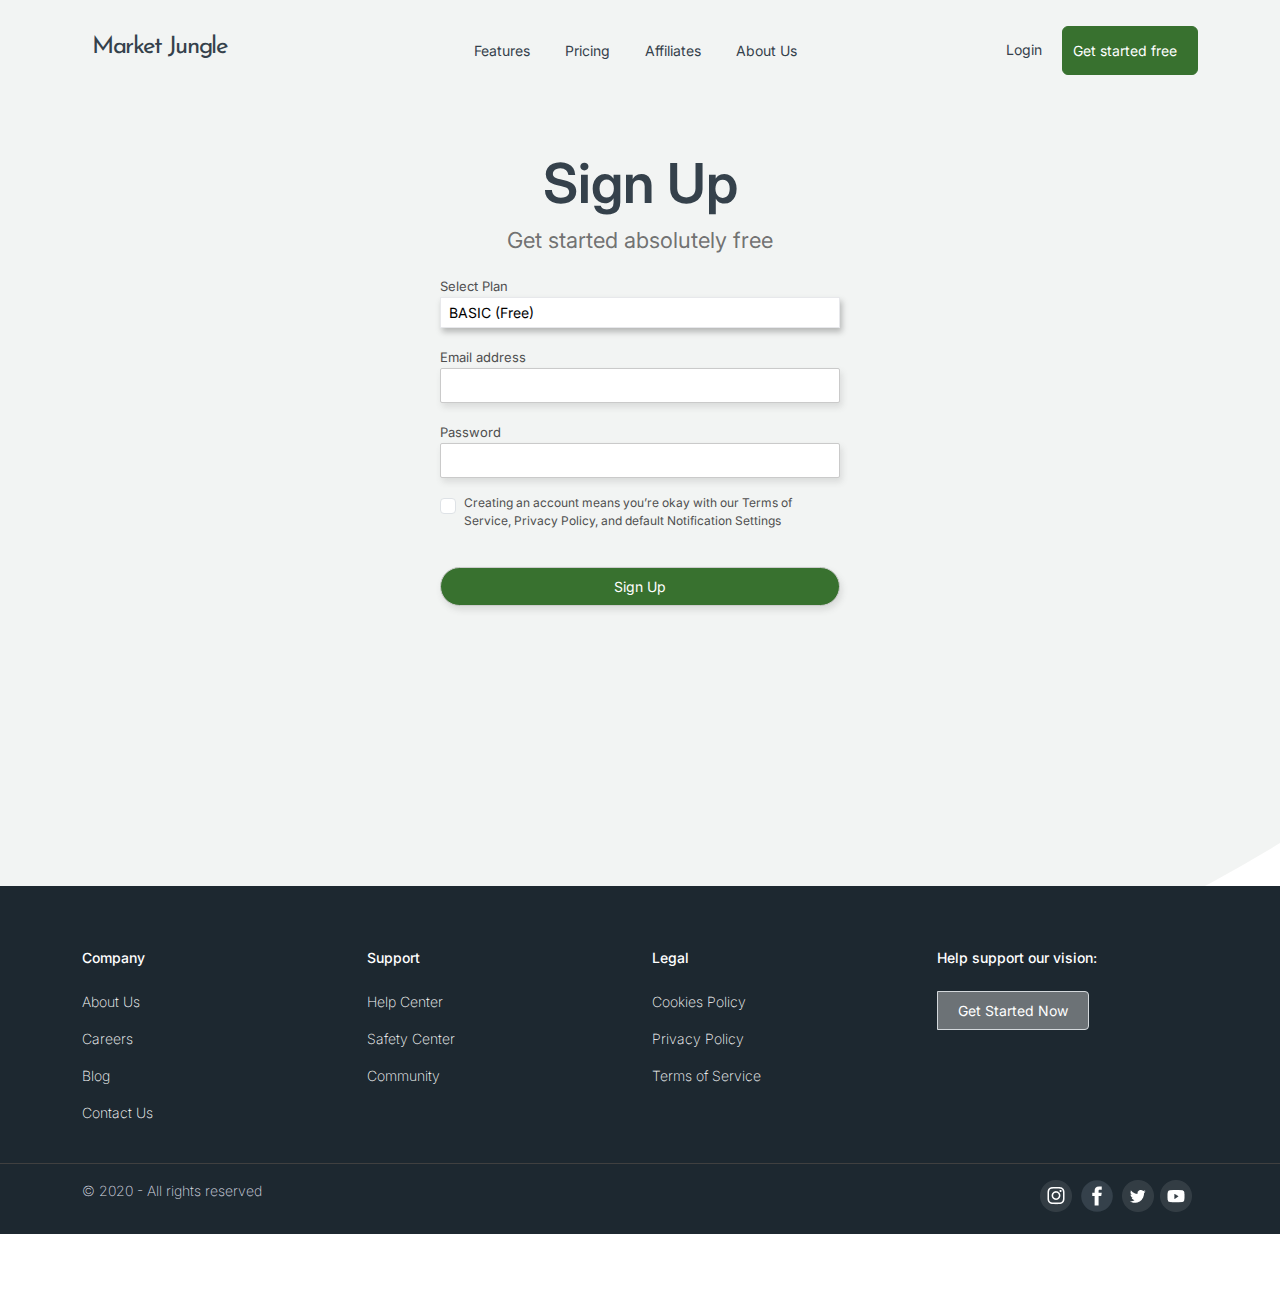
<file: signup.html>
<!doctype html>
<html lang="en">

<head>
  <!-- Required meta tags -->
  <meta charset="utf-8">
  <meta name="viewport" content="width=device-width, initial-scale=1">

  <!--  CSS -->
  <link href="https://cdn.jsdelivr.net/npm/bootstrap@5.1.3/dist/css/bootstrap.min.css" rel="stylesheet">
  <link href="./assets/css/app.css" rel="stylesheet">
  <script src="https://cdn.jsdelivr.net/npm/bootstrap@5.1.3/dist/js/bootstrap.bundle.min.js"></script>

  <!--  Fonts -->
  <link
    href="https://fonts.googleapis.com/css2?family=Inter:wght@100;200;300;400;500;600;700;800;900&family=Josefin+Sans:wght@100;200;300;400;500;600;700&display=swap"
    rel="stylesheet">


  <title>Sign Up</title>

</head>

<body>
  <div class="container-fluid">
    <div class="container">
      <div class="">
        <div class="nav">
          <input type="checkbox" id="nav-check">
          <div class="nav-header">
            <div class="nav-title">
              <a href="./Index.html">Market Jungle</a>
            </div>
          </div>
          <div class="nav-btn">
            <label for="nav-check">
              <span></span>
              <span></span>
              <span></span>
            </label>
          </div>

          <div class="nav-links">
              <div class="menumaind">
              <a href="./features.html">Features</a>
              <a href="Pricing.html">Pricing</a>
              <a href="#">Affiliates</a>
              <a href="About.html">About Us</a>

            </div>
            <div>
              <div class="d-flex flexmblwrap">
                <a class="nav-link" href="#">Login</a>
                <a href="./signup.html" class="btn btn-success">Get started free</a>
              </div>
            </div>
          </div>
        </div>
      </div>

    </div>

  </div>


  <section class="signupmain">
    <div class="container">
      <div class="mainfromwidth">
        <img src="./assets/images/bgmain.svg" class="bgimg1" />
        <h2>Sign Up</h2>
        <div class="formstep1">
          <p>Get started absolutely free</p>
          <form>
            <div class="mb-3">
              <label for="" class="form-label">Select Plan</label>
              <select class="form-select form-select-sm" aria-label=".form-select-sm example">
                <option selected>BASIC (Free)</option>
                <option value="1">One</option>
                <option value="2">Two</option>
                <option value="3">Three</option>
              </select>
            </div>
            <div class="mb-3">
              <label for="exampleInputEmail1" class="form-label">Email address</label>
              <input type="email" class="form-control" id="exampleInputEmail1" required>
            </div>
            <div class="mb-3">
              <label for="exampleInputPassword1" class="form-label">Password</label>
              <input type="password" class="form-control" id="exampleInputPassword1" required>
            </div>

            <div class="mb-3 form-check">
              <input type="checkbox" class="form-check-input" id="exampleCheck1" required>
              <label class="form-check-label" for="exampleCheck1">Creating an account means you’re okay with our Terms
                of Service, Privacy Policy, and default Notification Settings</label>
            </div>
            <a class="btn btnmain" id="signupbtn" style="margin-top: 20px;">Sign Up</a>
          </form>
        </div>

        <div class="formstep2 formdes2">

          <form>
            <div class="row">
              <div class="col-md-6">
                <div class="mb-3">
                  <label for="Firstname1" class="form-label">First Name</label>
                  <input type="text" class="form-control" id="Firstname1">
                </div>
              </div>
              <div class="col-md-6">
                <div class="mb-3">
                  <label for="lastname1" class="form-label">Last Name</label>
                  <input type="text" class="form-control" id="lastname1">
                </div>
              </div>
              <div class="col-md-12">
                <div class="mb-3">
                  <label for="Address1" class="form-label">Address</label>
                  <input type="text" class="form-control" id="Address1">
                </div>
              </div>
              <div class="col-md-12">
                <div class="mb-3">
                  <label for="Address2" class="form-label">Address2</label>
                  <input type="text" class="form-control" id="Address2">
                </div>
              </div>
              <div class="col-md-6">
                <div class="mb-3">
                  <label for="City1" class="form-label">City</label>
                  <input type="text" class="form-control" id="City1">
                </div>
              </div>
              <div class="col-md-6">
                <div class="mb-3">
                  <label for="Zip1" class="form-label">Zip</label>
                  <input type="text" class="form-control" id="Zip1">
                </div>
              </div>
              <div class="col-md-6">
                <div class="mb-3">
                  <label for="State1" class="form-label">State1</label>
                  <input type="text" class="form-control" id="State1">
                </div>
              </div>
              <div class="col-md-6">
                <div class="mb-3">
                  <label for="Country1" class="form-label">Country</label>
                  <input type="text" class="form-control" id="Country1">
                </div>
              </div>
            </div>
            <a class="btn btnmain" id="checkoutvtn" style="margin-top: 20px;">Continue to checkout</a>
            </fo>
        </div>

        <div class="formstep3 formdes2">
          <form>
            <div class="row">
              <div class="col-md-12">
                <div class="mb-3">
                  <label class="form-label">Country or region</label>
                  <div>
                    <div class="carddivim1">
                      <input type="text" placeholder="1234 1234 1234 1234" class="txtcard1input">
                      <div class="imgrp1">
                        <img src="./assets/images/Visa.svg" />
                        <img src="./assets/images/Mastercard.svg" />
                        <img src="./assets/images/American Express.svg" />
                        <img src="./assets/images/Discover.svg" />
                      </div>
                    </div>
                    <div class="carddivim2">
                      <div>
                        <input type="text" placeholder="MM / YY">
                      </div>
                      <div class="carddivim3">
                        <input type="text" placeholder="CVC">
                        <img src="./assets/images/CVC Card.svg" />
                      </div>
                    </div>
                  </div>
                </div>
              </div>

              <div class="col-md-12">
                <div class="mb-3">
                  <label for="namecard" class="form-label">Name on card</label>
                  <input type="text" class="form-control" id="namecard">
                </div>
              </div>

            </div>
            <button type="submit" class="btn btnmain btn4rad" style="margin-top: 20px;">Pay $42.00</button>
          </form>
        </div>


      </div>
    </div>
  </section>

  <!-- Footer -->
  <footer class="text-center text-lg-start text-muted" id="ft2">

    <!-- Section: Links  -->
    <section class="footersec">
      <div class="container text-center text-md-start pt-5">
        <!-- Grid row -->
        <div class="row mt-3">
          <!-- Grid column -->
          <div class="col-md-3 mb-4">
            <!-- Content -->
            <h6 class="text mb-4">
              Company
            </h6>
            <p>
              About Us
            </p>
            <p>
              Careers
            </p>
            <p>Blog</p>
            <p>Contact Us</p>

          </div>
          <!-- Grid column -->

          <!-- Grid column -->
          <div class="col-md-3 mb-4">
            <!-- Links -->
            <h6 class="text mb-4">
              Support
            </h6>
            <p>
              Help Center
            </p>
            <p>Safety Center</p>
            <p>Community</p>

          </div>
          <!-- Grid column -->

          <!-- Grid column -->
          <div class="col-md-3  mb-4">
            <!-- Links -->
            <h6 class="text mb-4">
              Legal
            </h6>
            <p>
              Cookies Policy
            </p>
            <p>
              Privacy Policy
            </p>
            <p>
              Terms of Service
            </p>
          </div>
          <!-- Grid column -->

          <!-- Grid column -->
          <div class="col-md-3 mb-4">
            <!-- Links -->
            <h6 class="text mb-4">
              Help support our vision:
            </h6>
            <button type="button" class="btn btn-secondary">Get Started Now</button>
          </div>
          <!-- Grid column -->
        </div>
        <!-- Grid row -->
      </div>
    </section>
    <!-- Section: Links  -->

    <!-- Section: Social media -->
    <section class="container-fluid" style="border-top: 1px solid #404040;">
      <div class="container pt-3 pb-3">
        <div class="row">
          <!-- Left -->
          <div class="col-md-6 order02">
            <span class="copyrightxt">© 2020 - All rights reserved</span>
          </div>
          <!-- Left -->

          <!-- Right -->
          <div class="col-md-6 ">
            <div class="socialicons">
              <a href="">
                <img src="assets/images/Group 27.png">
              </a>
              <a href="">
                 <img src="assets/images/icons8-facebook-circled.svg" class="fbpg">
              </a>
              <a href="">
                <img src="assets/images/Group 29.png">
              </a>
              <a href="">
                <img src="assets/images/Group 30.png">
              </a>
            </div>

          </div>
          <!-- Right -->
        </div>
      </div>
    </section>
    <!-- Section: Social media -->
  </footer>
  <!-- Footer -->



  <script src="https://cdn.jsdelivr.net/npm/bootstrap@5.1.3/dist/js/bootstrap.bundle.min.js"></script>
  <script src="https://cdnjs.cloudflare.com/ajax/libs/jquery/2.1.3/jquery.min.js"></script>
  <script>
    $(document).ready(function () {
      $(".formstep1 a").click(function () {
        $(".formstep1").css("display", "none");
        $(".formstep2").css("display", "block");
      });

      $(".formstep2 a").click(function () {
        $(".formstep2").css("display", "none");
        $(".formstep3").css("display", "block");
      });

    });
  </script>


</body>

</html>
</file>
<file: assets/css/app.css>
body{
     font-family: 'Inter', sans-serif;
     overflow-x: hidden;
  }
  p{
      font-size: 16px;
     }
      #home
      {
    
      }
      .nav-item{
        padding:0px 20px;
      }
      #imgmd{
        height:auto;
         width: 100%;
         z-index: 20; 
      }
      #mg3{
        margin-top: -155px;
        margin-left: 200px;
      }
      .nav-link{
        color: #35414B;
      }
      a{
        color: #35414B;

      }
      #secbgh{
        background-color: rgba(3, 39, 10, 0.05);

      }
      #f2{
        background: #FFFFFF; border: 1px solid #E1E5EA; 
        box-sizing: border-box; border-radius: 4px 0px 0px 4px;
        font-size: 14px;

      }
     
      .phsdivs{
        padding: 1rem 1rem;
      }
      #ft2{
        background-color: #1D2830;
         color: white !important;
      }
      #bcus2{
      background: #38712F !important;
    width: 150px;
    border: 1px solid #38712F;
    box-sizing: border-box;
    border-radius: 0px 4px 4px 0px;
    color: white;
    padding: 8px 16px;
    font-size: 14px;
        border-radius: 0px 4px 4px 0px; color: white;

      }
      #homsec2{
        background-color: rgba(3, 39, 10, 0.05); 
        padding-bottom: 50px;
        padding-top: 30px;
      }
      #crd{
        border-left: 8px solid #38712F; 
        background-color: rgba(56, 113, 47, 0.2);
      }
      @media only screen and (max-width: 768px) {
        #home{
          height: 450px;
          z-index: -1;
        }
        #pmd{
          padding-right: 120px;
          

        }
        #imgmd{
          margin-top: -90px;
          
          height: 100% !important;
          width: 100%;
        }
        #imgmd2{
          width: 100%;
        }
        #mg4{
          width: 250px;
          margin: 0px;
        }
        #mg3{
          width: 250px;
          margin-top: -90px;
          margin-right: 0px;
          margin-left: 40px;
        }
        #pmd{
          padding-right: 0px !important;
        }
        #imgmd6{
          margin-top: 0px !important;
        }
  
      }

      .nav {
  height: 50px;
  width: 100%;
  background-color: transparent;
  position: relative;
  flex-wrap: nowrap;
    align-items: center;
    justify-content: space-between;
    padding: 50px 0;

}

.nav > .nav-header {
  display: inline;
}

.nav > .nav-header > .nav-title {
  display: inline-block;
 font-family: 'Josefin Sans', sans-serif !important;
font-style: normal;
font-weight: normal;
font-size: 24px;
line-height: 24px;
letter-spacing: -0.06em;
color: #1D2830;
padding: 5px 10px 5px 10px;
    position: absolute;
    left: 0;
    top: 30px;
    z-index: 999;
}
.nav-title a{
  text-decoration: none;
}
.nav-title a:hover{
  color: #1D2830;
}
.nav > .nav-btn {
  display: none;
}
.menumaind{
  position: relative;
    left: 50%;
    transform: translateX(-50%);
}
.nav > .nav-links {
width: 100%;
    display: flex;
    justify-content: space-between;
    align-items: center;
    float: right;
    font-size: 18px;
    position: absolute;
}

.nav > .nav-links > div a {
  display: inline-block;
  padding: 13px 20px 13px 10px;
  text-decoration: none;
  font-size: 14px;
color: #35414B;
}

.nav > .nav-links > a:hover {
  background-color: rgba(0, 0, 0, 0.3);
}

.nav > #nav-check {
  display: none;
}

@media (max-width:990px) {
  .nav > .nav-btn {
    display: inline-block;
    position: absolute;
    right: 0px;
    top: 30px;
  }
  .nav > .nav-btn > label {
    display: inline-block;
    width: 50px;
    height: 50px;
    padding: 13px;
    cursor: pointer;
  }
  .nav > .nav-btn > label:hover,.nav  #nav-check:checked ~ .nav-btn > label {
    background-color: rgba(0, 0, 0, 0.3);
  }
  .nav > .nav-btn > label > span {
    display: block;
    width: 25px;
    height: 8px;
    border-top: 2px solid #000;
  }
  .nav > .nav-links {
    position: absolute;
    display: block;
    width: 100%;
    background-color: #f2f4f3;
    height: 0px;
    transition: all 0.3s ease-in;
    overflow-y: hidden;
    top: 75px;
    left: 0px;
  }
  .nav > .nav-links > div a {
    display: block;
    width: 100%;
  }
  .nav > #nav-check:not(:checked) ~ .nav-links {
    height: 0px;
  }
  .nav > #nav-check:checked ~ .nav-links {
    height: 340px;
    overflow-y: hidden;
    z-index: 99;
  }
  .flexmblwrap{
      flex-wrap: wrap;
  }
  }
  .easiersec{

  }
  .easiersec h2{
    font-weight: 600;
    color: #35414B;
  }
   .easiersec h6{
    font-weight: 600;
    color: #35414B;
    font-size: 15px;
  }
   .easiersec p{
    color: #4E5A65;
    font-size: 15px;
  }
  #secbgh h1{
font-weight: 600;
font-size: 34px;
color: #35414B;
  }
  #secbgh p{
color: #4E5A65;
  }
  .btn-success {
    color: #fff !important;
    background-color: #38712F !important;
    border-color: #38712F !important;
}
  .mianpagehead{
font-weight: 600;
font-size: 50px;
text-align: center;

color: #35414B;
  }
  .mianpagehead span{
color: #4BC663 !important;
  }
  .formdiv1{
      max-width: 365px;
      margin: 30px auto 60px;
  }
  .formdiv1 form div{
          display: flex;
    width: 100%;
  }
   .formdiv1 form button{
        
    width: 175px !important;
  }
  .ptxt1{
    color: #4E5A65;
    font-size: 16px;
    margin-top: 30px;
    margin-bottom: 100px;
  }
  .footersec h6{
font-size: 14px;
  }
  .footersec p {
    font-size: 14px;
    font-weight: 200;
  }
  .copyrightxt{
        display: block;
    text-align: left;
    color: #D9DBE1;
    font-weight: 200;
    font-size: 14px;
  }
  .socialicons{
display: flex;
    justify-content: flex-end;
  }
  .socialicons a{
    text-decoration: none;
    margin-right: 6px;
  }
  .btn {
        padding: 8px 20px;
    font-size: 14px;
  } 
  .phasesdiv{

  }
  .phasesdiv h6{
     font-weight:  600;
  }
  .phasesdiv p{
   color: #4E5A65;
   font-size: 14px;
   margin-bottom: 4px;
  }
   .phasesdiv h5{
 
font-style: italic;
font-weight: normal;
font-size: 14px;
line-height: 15px;
/* identical to box height, or 94% */
text-align: center;

color: #4E5A65;
  }
.signupmain{
padding: 50px 0 280px;
}
.mainfromwidth{
max-width: 400px;
margin: auto;
}
.mainfromwidth h2{
font-weight: 600;
font-size: 55px;
text-align: center;
color: #35414B;
}
.mainfromwidth p{
font-weight: normal;
font-size: 22px;
color: rgba(79, 79, 79, 0.8);
text-align: center;
}
.mainfromwidth form label{
  font-size: 13px;
color: #4F4F4F;
    margin-bottom: 0;
}
.mainfromwidth form select{
 background: #FFFFFF;
/* border-color */

border: 1px solid rgba(60, 66, 87, 0.12);
box-sizing: border-box;
box-shadow: 2px 4px 6px rgba(0, 0, 0, 0.25);
border-radius: 0px;
color: #000;
}
.mainfromwidth form .form-control{
background: #FFFFFF;
border: 1px solid #CACACA;
/* box-shadow */

box-shadow: 2px 4px 6px rgba(79, 79, 79, 0.15);
border-radius: 2px;
font-size: 14px;
}
.mainfromwidth form  .form-check-label{
  font-size: 12px;
color: #4F4F4F;
}
.btnmain{
  background: #38712F;
border: 1px solid #CCCCCC;
/* box-shadow */

box-shadow: 2px 4px 6px rgba(79, 79, 79, 0.15);
border-radius: 20px;
width: 100%;
    color: #fff;
}
.btnmain:hover{
   color: #fff;
}
.btn-check:focus+.btn, .btn:focus {
    outline: 0;
    box-shadow: 0 0 0 0rem rgb(13 110 253 / 0%) !important;
}
.formdes2{
margin-top: 20px;
}
.formdes2 form label {
color: #697386 !important;
margin-bottom: 6px;
}
.formdes2 .form-control  {
border: 1px solid rgba(60, 66, 87, 0.12) !important;
box-sizing: border-box;
/* shadow-small */

box-shadow: 0px 2px 5px rgba(0, 0, 0, 0.08), 0px 1px 1px rgba(0, 0, 0, 0.04) !important;
border-radius: 8px !important;
}
.carddivim1{
position: relative;
}
.txtcard1input{
    padding-right: 118px;
    border: 1px solid rgba(60, 66, 87, 0.12) !important;
box-shadow: 0px 2px 5px rgba(0, 0, 0, 0.08), 0px 1px 1px rgba(0, 0, 0, 0.04) !important;
border-radius: 8px 8px 0px 0px !important;
display: block;
    width: 100%;
    padding: 0.375rem 0.75rem;
    font-weight: 400;
    line-height: 1.5;
    color: #212529;
}
.imgrp1{
display: flex;
position: absolute;
    top: 10px;
    right: 6px;
}
.imgrp1 img{
margin-right: 3px;
}
.carddivim2 {
display: flex;
}
.carddivim2 input{
  display: block;
    width: 100%;
    padding: 0.375rem 0.75rem;
    font-weight: 400;
    line-height: 1.5;
    color: #212529;
    background: #FFFFFF;
/* border-color */

border: 1px solid rgba(60, 66, 87, 0.12);
box-sizing: border-box;
border-radius: 0px 0px 0px 8px;
border-top: 0px !important;
}
.carddivim2 input{

}
.carddivim3{
position: relative;
}
.carddivim3 input{
border: 1px solid rgba(60, 66, 87, 0.12);
box-sizing: border-box;
border-radius: 0px 0px 8px 0px;
padding-right: 40px;
border-top: 0px !important;
}
.carddivim3 img{
    position: absolute;
    top: 12px;
    right: 6px;
}
:focus-visible {
    outline: 0px !important;
}
.btn4rad{
  border-radius: 4px !important;
}
.formstep2{
  display: none;
}
.formstep3{
  display: none;
}
.bgimg1{
  position: absolute;
    top: 0px;
    left: 0px;
    width: 100%;
    height: 145%;
    z-index: -1;
}
.bgimg2{
   position: absolute;
    top: 0px;
    left: 0px;
    width: 100%;
    height: 120vh;
    z-index: -1;
}
.tradingsec2{

}
.tradingsec2 div{
text-align: center;
padding: 0 20px;
}
.tradingsec2 img{
width: 55px;
display: block;
margin: 10px auto;
text-align: center;
}
.tradingsec2 h6{
color: #000000;
font-weight: 600;
}
.tradingsec2 p{
color: #4E5A65;
font-size: 15px;
}
.ptxt2h{
  max-width: 800px;
    color: #4E5A65;
    font-size: 15px;
}
.tradingsec3{
background: rgba(3, 39, 10, 0.05);
padding: 20px 0;
}
.tradingsec3 h4{
color: #35414B;
margin-bottom: 15px;
font-size: 20px;
font-weight: 600;
}
.tradingsec3 img{
  width: 100%;
  margin-bottom: 20px;
}
.heading03{
  font-weight: 600;
font-size: 45px;
text-align: center;
color: #35414B;
}
.tradsec3{
  padding: 60px 0;
}
.tradsec4{
  background: rgba(3, 39, 10, 0.05);
}
.tradsec4 h1{
color: #35414B !important;
}
.tradsec4 p{
color: #4E5A65;
}
.tradsec4 img{
  width: 100%;
}
.aboutpagesec1{

}
.aboutpagesec1 p{
font-size: 15px;
    text-align: center;
    color: #4E5A65;
    max-width: 705px;
    margin: 0 auto 35px;
}
.aboutpagesec1 img{
  width: 100%;
}
.aboutsec2{

}
.aboutsec2 img{
width: 100%;
}
.aboutsec2 h5{
  margin-bottom: 0px;
  font-weight: 600;
  color: #4E5A65;

}
.aboutsec2 p{
color: #4E5A65;
    font-size: 13px;
    line-height: 16px;
}
.roadmapmian{
padding: 50px 0 50px;
}
.roadmapdesk{
 width: 75%;
    margin: auto;
    display: block;
}
.bottomroadmap{
  margin-top: 100px;
}
.roadmeta{
display: flex;
align-items: center;
border-top: 4px solid #35414B;
padding-top: 20px;
max-width: 250px;
margin-bottom: 20px;
}
.roadmeta img{
width: 40px;
height: 40px;
border-radius: 50%;
margin-right: 15px;
}
.roadmeta h3{
color: #4E5A65;
font-size: 15px;
font-weight: 600;
margin-bottom: 0px;
}
.roadmeta p{
color: #4E5A65;
font-size: 15px;
font-weight: 400;
margin-bottom: 0px;
}
.footersec .btn-secondary{
  background: #6C7276;
border: 1px solid #D3D8DC;
box-sizing: border-box;
border-radius: 0px 4px 4px 0px;
}
.pricingcard{
  background: #FFFFFF;
border: 1px solid #38712F;
box-sizing: border-box;
border-radius: 40px;

}
.pricingcard .card-body{
display: flex;
align-items: center;
justify-content: center;
flex-direction: column;
}
.pricingcard .card-body h4{
color: #35414B;
font-size: 20px;
margin: 10px 0;
padding: 0px;
}
.pricingcard .card-body h5{
color: #35414B;
font-size: 20px;
margin: 4px 0 15px;
padding: 0px;
}
.pricingcard .card-body span{
  color: #35414B;
  font-size: 10px;
  font-weight: 300;
}
.pricingcard .card-body img{

}
.pricingcard .card-body p{
font-weight: 400;
font-size: 14px;
text-align: center;
color: #4E5A65;
padding: 25px 0 15px;
}
.pricingcard .card-body button {
background: #38712F;
border: 1px solid #38712F;
box-sizing: border-box;
padding: 6px 30px;
border-radius: 0px 4px 4px 0px;
margin-bottom: 20px;
}
.heading111{
  color: #35414B;
  text-align: center;
  font-size: 32px;
  font-weight: 600;
  margin: 100px 0 10px;
}
.yearmonthdiv{
display: flex;
align-items: center;
justify-content: center;
    margin: -14px 0 40px;
}
.yearmonthdiv h5{
  margin: 0 20px 0;
  color: #35414B;
  font-size: 16px;
  font-weight: 600;
}
      .switch {
 position: relative;
    display: inline-block;
    background: #F2F9EB;
    /* border: 1px solid #38712F; */
    box-sizing: border-box;
    border-radius: 0px 100px 100px 0px;
    width: 56px;
    height: 26px;
}

.switch input { 
  opacity: 0;
  width: 0;
  height: 0;
}

.slider {
  position: absolute;
  cursor: pointer;
  top: 0;
  left: 0;
  right: 0;
  bottom: 0;
  background-color: #F2F9EB;
  -webkit-transition: .4s;
  transition: .4s;
  border: 1px solid #38712F;
}

.slider:before {
 position: absolute;
    content: "";
    height: 26px;
    width: 28px;
    left: 0px;
    top: -1px;
    background-color: #81C43B;
    -webkit-transition: .4s;
    transition: .4s;
    border: 1px solid #38712F;
}

input:checked + .slider {
  background-color: #F2F9EB;
}

input:focus + .slider {
  box-shadow: 0 0 1px #F2F9EB;
}

input:checked + .slider:before {
  -webkit-transform: translateX(26px);
  -ms-transform: translateX(26px);
  transform: translateX(26px);
}

/* Rounded sliders */
.slider.round {
  border-radius: 34px;
}

.slider.round:before {
  border-radius: 50%;
}
.modal-body{
padding: 4rem 3rem 4rem 0rem;
}
.modal-body .row{
  align-items: center;
}
.iphonimg{
  width: 100%;
}
.modbdy{
display: flex;
flex-direction: column;
align-items: center;
justify-content: center;
}
.modbdy img{
width: 60%;
margin: 1rem auto 1rem;
display: block;
}
.modbdy h2{
  font-size: 35px;
  font-weight: 600;
color: #000;
text-align: center;
}
.modbdy h2 span{
color: #4BC663 !important;
}
.modbdy p{
color: #4E5A65;
font-size: 12px;
font-weight: 400;
margin-bottom: 0px;
text-align: center;
}
.modbdy form{

}
.modbdy form button{
  font-size: 12px !important;
}
.form-control:focus {
    box-shadow: 0 0 0 0rem rgb(13 108 253 / 0%) !important;
}
.fbpg{
   width: 38px;
    position: relative;
    top: -3px;
}
@media(min-width:1300px){
  .bgimg1{
    height: 88%;
}
}

@media (min-width: 576px)
{
  .modal-dialog {
    max-width: 885px;
    margin: 1.75rem auto;
}
}



  @media(max-width: 768px){
    .order02{
      order: 2;
    }
    .socialicons{
        justify-content: center;
    }
    .copyrightxt {
    
    text-align: center;
    margin-top: 20px;
}
.mianpagehead{
  font-size: 35px;
}
  #secbgh h1{
font-size: 28px;
  }
  .heading03{
    font-size: 32px;
  }
  .tradsec4 img{
    margin-top: 20px;
  }
  .bottomroadmap{
    margin-top: 60px;
  }
 .roadmeta {
    margin: 0 auto 22px;
    border-top: 2px solid #35414B;
    padding-top: 11px;
    justify-content: flex-start;
        max-width: 166px;
}
  .roadmapdesk {
     width: 100%;
  }
  .roadmeta img {
    width: 35px;
    height: 35px;
    border-radius: 50%;
    margin-right: 8px;
}
  .roadmeta h3 {
    color: #4E5A65;
    font-size: 13px;
    font-weight: 600;
    margin-bottom: 0px;
}
  .roadmeta p {
    color: #4E5A65;
    font-size: 12px;
    font-weight: 400;
    margin-bottom: 0px;
}
.yearmonthdiv{
      margin: -80px 0 40px;
}
.pricingcard{
  margin-bottom: 25px;
}
.heading111 {
    font-size: 20px;
    margin: 50px 0 0px;
}
  
.modal-dialog {
    max-width: 450px;
    margin: 1.75rem auto;

  }
  .modal-body {
    padding: 1rem 1rem 0rem 1rem;
}
.disnonembl{
  display: none;
}
.modbdy form button{
  padding: 8px 6px !important;
}
.modbdy h2{
  font-size: 33px;
}
}
  @media(max-width:600px){
  .rowimgaboutse{
    
  }
  .rowimgaboutse .col-sm-3{
    width: 25%;
  }
  .aboutsec2 img {
    width: 65px;
    margin-bottom: 8px;
}
.aboutsec2 h5{
  font-size: 16px;
}
}
</file>
